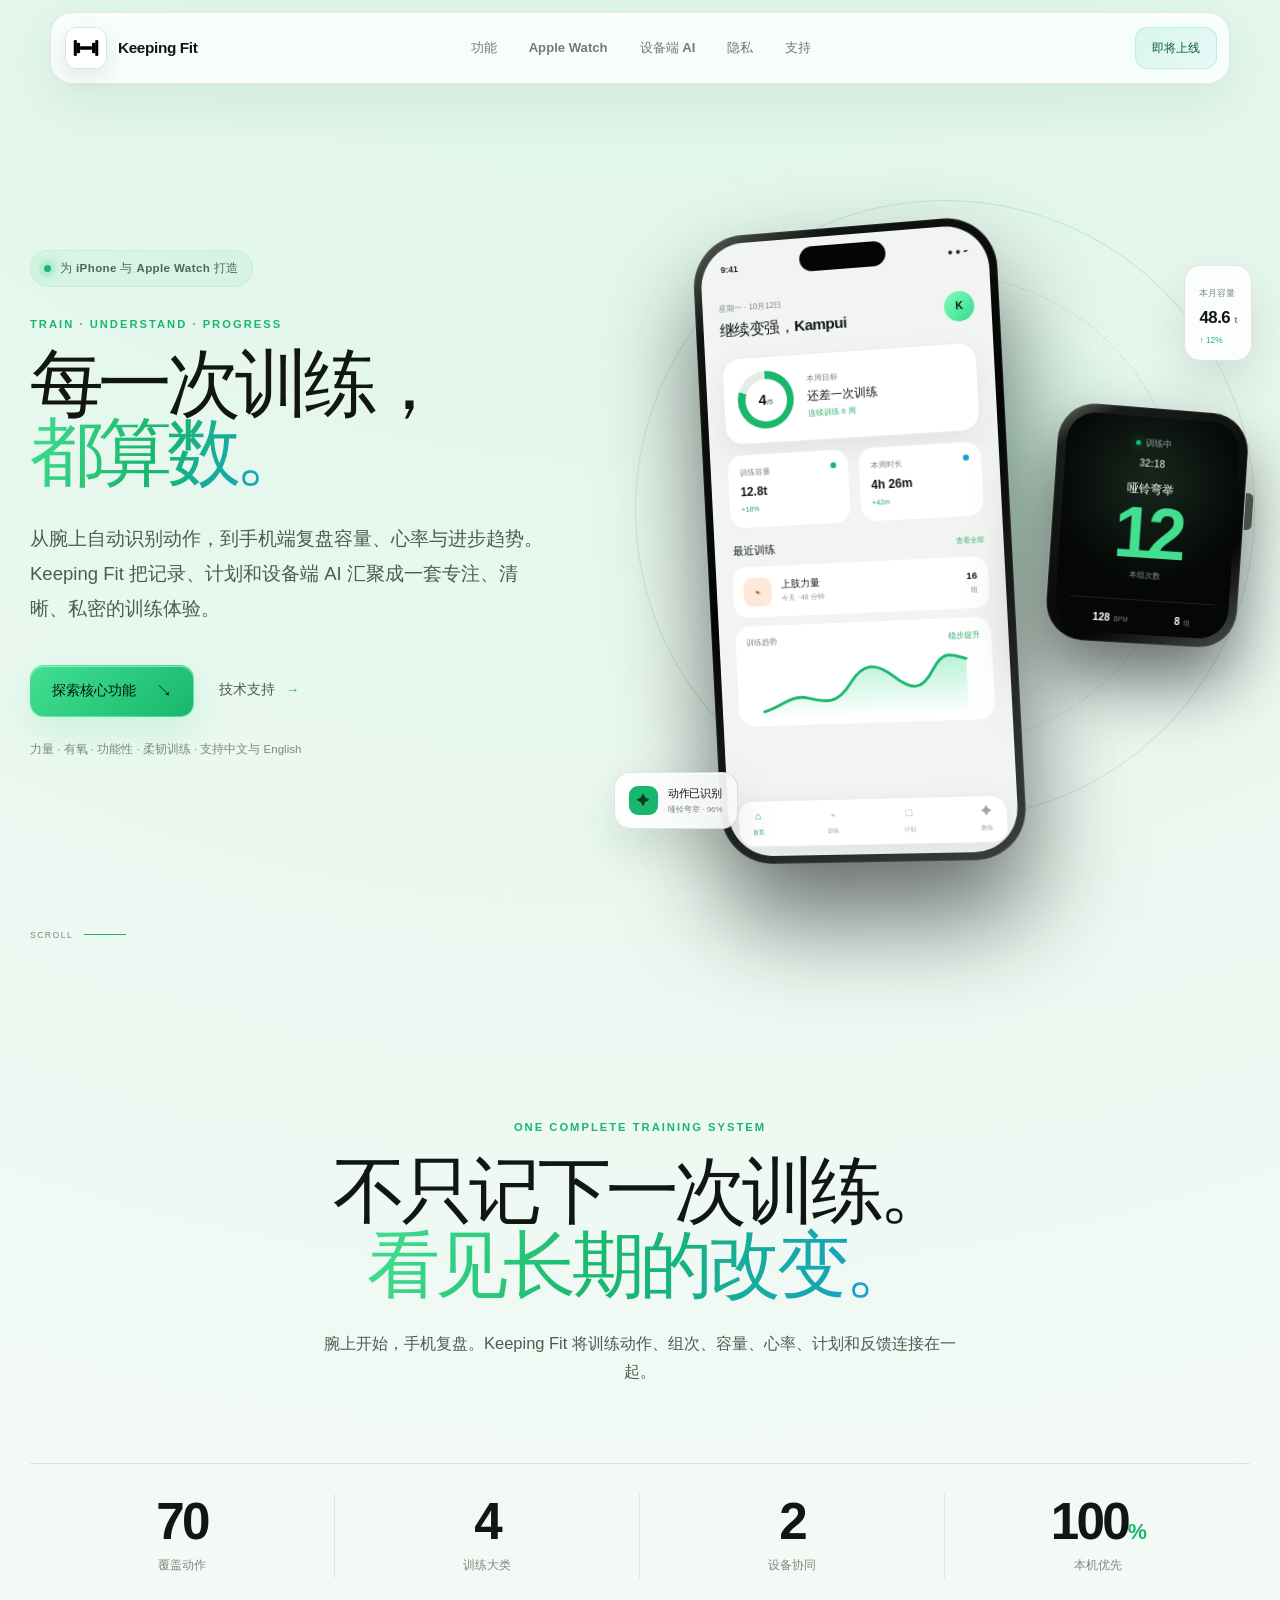
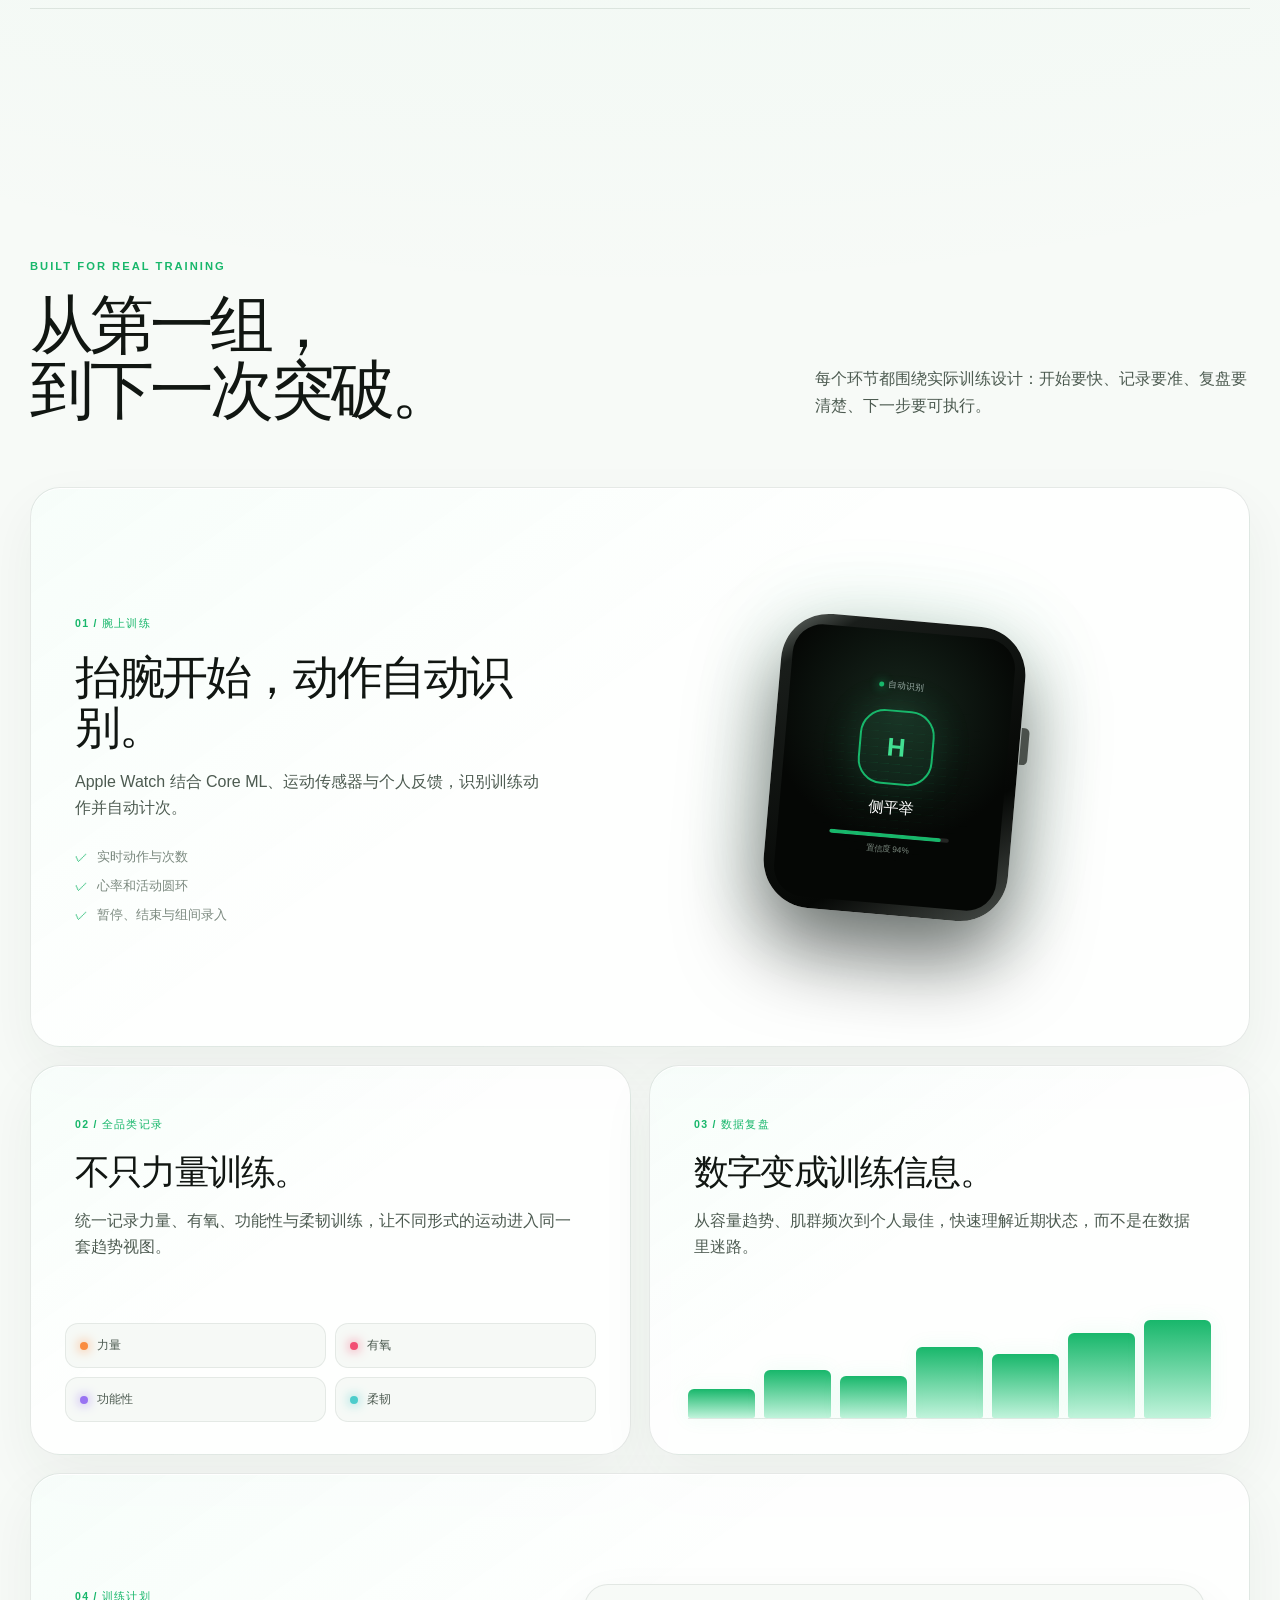
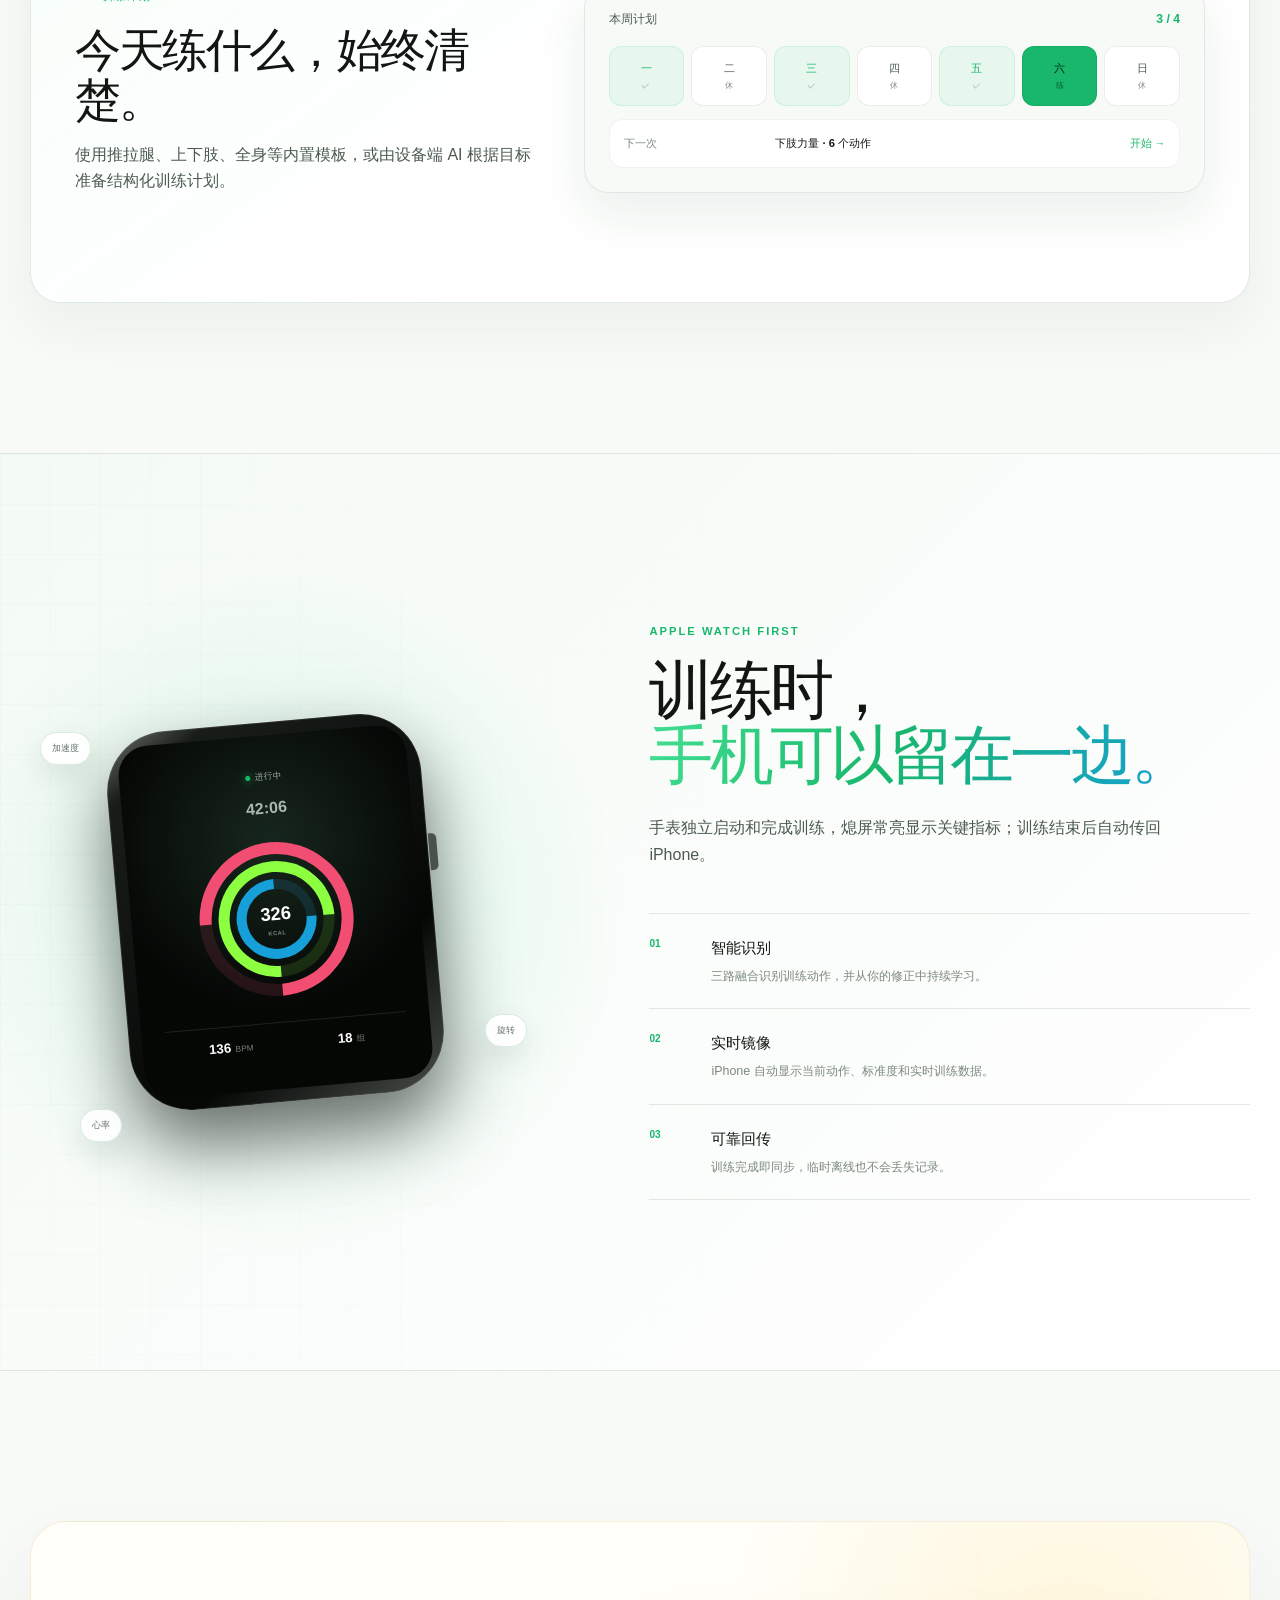
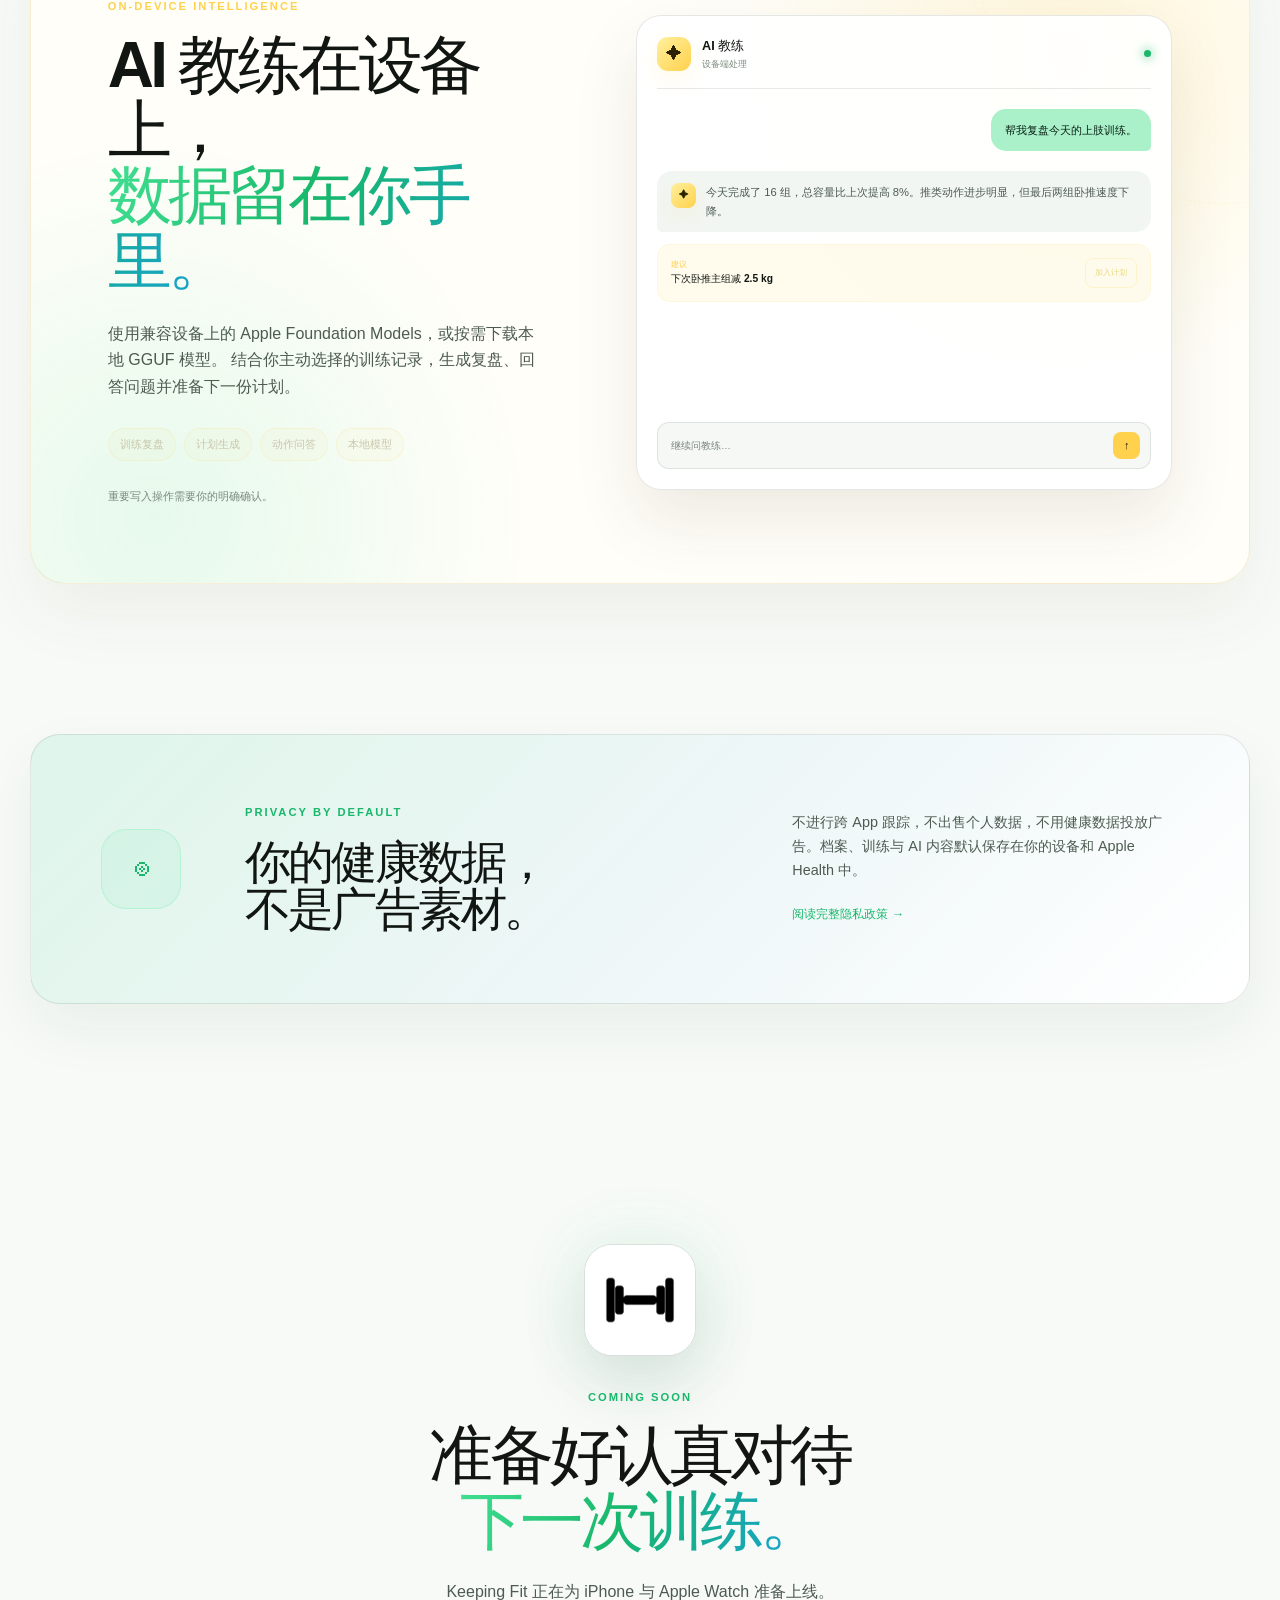
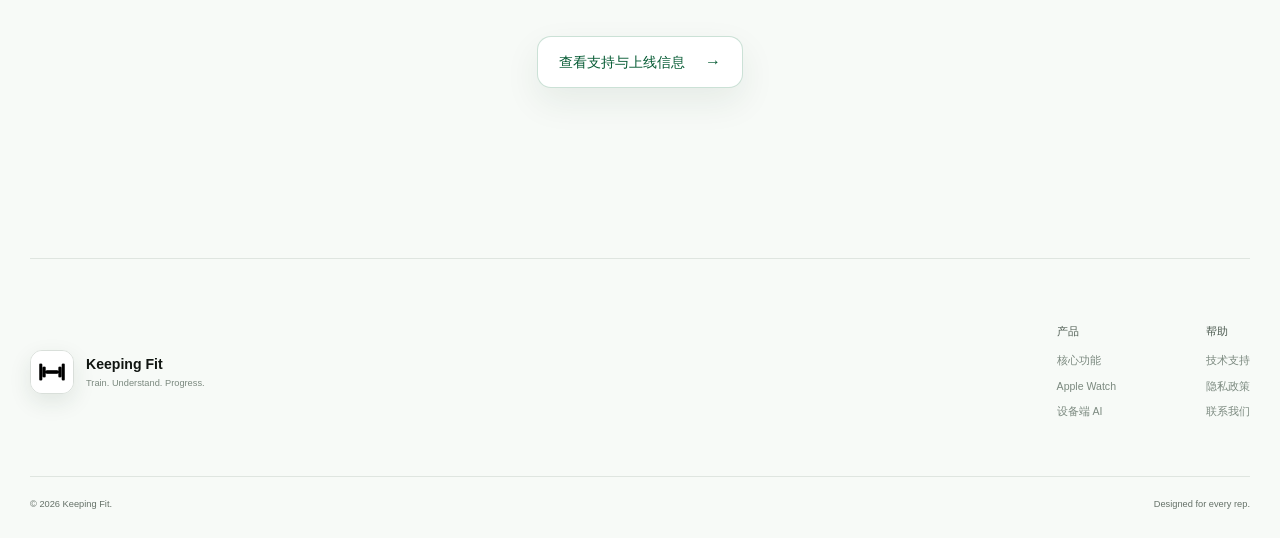
<file: index.html>
<!doctype html>
<html lang="zh-CN">
<head>
  <meta charset="utf-8">
  <meta name="viewport" content="width=device-width, initial-scale=1">
  <meta name="description" content="Keeping Fit 是面向 iPhone 与 Apple Watch 的综合健身记录、动作识别、训练计划与设备端 AI 教练。">
  <meta name="theme-color" content="#f7faf7">
  <meta property="og:title" content="Keeping Fit · 每一次训练，都算数">
  <meta property="og:description" content="Apple Watch 自动识别动作，iPhone 深度复盘，训练计划与设备端 AI。">
  <meta property="og:image" content="assets/app-icon.png">
  <meta property="og:type" content="website">
  <title>Keeping Fit · Apple Watch 健身记录与设备端 AI</title>
  <link rel="icon" href="assets/app-icon.png">
  <link rel="apple-touch-icon" href="assets/app-icon.png">
  <link rel="stylesheet" href="styles.css?v=20261012-1">
  <script src="script.js?v=20261012-1" defer></script>
</head>
<body class="landing-page">
  <canvas class="energy-canvas" aria-hidden="true"></canvas>
  <div class="ambient ambient-one" aria-hidden="true"></div>
  <div class="ambient ambient-two" aria-hidden="true"></div>

  <header class="site-header">
    <a class="brand" href="#top" aria-label="Keeping Fit 首页">
      <img src="assets/app-icon.png" alt="" width="42" height="42">
      <span>Keeping Fit</span>
    </a>
    <nav class="desktop-nav" aria-label="主导航">
      <a href="#features">功能</a>
      <a href="#watch">Apple Watch</a>
      <a href="#ai">设备端 AI</a>
      <a href="#privacy">隐私</a>
      <a href="support.html">支持</a>
    </nav>
    <a class="nav-action" href="#download">即将上线</a>
    <button class="menu-toggle" type="button" aria-expanded="false" aria-controls="mobile-navigation" aria-label="打开导航菜单">
      <span></span><span></span><span></span>
    </button>
    <div class="mobile-nav" id="mobile-navigation" hidden>
      <nav aria-label="移动端主导航">
        <a href="#features">功能</a>
        <a href="#watch">Apple Watch</a>
        <a href="#ai">设备端 AI</a>
        <a href="support.html">技术支持</a>
        <a href="privacy.html">隐私政策</a>
      </nav>
      <a class="mobile-nav-action" href="#download">查看上线信息</a>
    </div>
  </header>

  <main id="top">
    <section class="hero">
      <div class="hero-copy">
        <div class="availability reveal">
          <span aria-hidden="true"></span>
          为 iPhone 与 Apple Watch 打造
        </div>
        <p class="kicker reveal">TRAIN · UNDERSTAND · PROGRESS</p>
        <h1 class="reveal"><span class="headline-line">每一次训练，</span><br><em>都算数。</em></h1>
        <p class="hero-lead reveal">
          从腕上自动识别动作，到手机端复盘容量、心率与进步趋势。
          Keeping Fit 把记录、计划和设备端 AI 汇聚成一套专注、清晰、私密的训练体验。
        </p>
        <div class="hero-actions reveal">
          <a class="primary-button" href="#features">
            探索核心功能
            <span aria-hidden="true">↘</span>
          </a>
          <a class="text-link" href="support.html">技术支持 <span aria-hidden="true">→</span></a>
        </div>
        <p class="compatibility reveal">力量 · 有氧 · 功能性 · 柔韧训练 · 支持中文与 English</p>
      </div>

      <div class="hero-product reveal" aria-label="Keeping Fit 产品界面示意">
        <div class="orbit orbit-one" aria-hidden="true"></div>
        <div class="orbit orbit-two" aria-hidden="true"></div>

        <div class="phone-device hero-phone" aria-hidden="true">
          <div class="phone-frame">
            <div class="dynamic-island"></div>
            <div class="phone-screen dashboard-screen">
              <div class="screen-status"><span>9:41</span><span>● ● ▰</span></div>
              <div class="screen-heading">
                <div><small>星期一 · 10月12日</small><strong>继续变强，Kampui</strong></div>
                <div class="avatar">K</div>
              </div>
              <div class="week-card">
                <div class="progress-ring"><span>4<small>/5</small></span></div>
                <div><small>本周目标</small><strong>还差一次训练</strong><p>连续训练 6 周</p></div>
              </div>
              <div class="mini-grid">
                <div><span class="green-dot"></span><small>训练容量</small><strong>12.8t</strong><i>+18%</i></div>
                <div><span class="blue-dot"></span><small>本周时长</small><strong>4h 26m</strong><i>+42m</i></div>
              </div>
              <div class="screen-section-title"><strong>最近训练</strong><span>查看全部</span></div>
              <div class="workout-row">
                <div class="workout-symbol">⌁</div>
                <div><strong>上肢力量</strong><small>今天 · 48 分钟</small></div>
                <div class="workout-value"><strong>16</strong><small>组</small></div>
              </div>
              <div class="chart-card">
                <div><small>训练趋势</small><strong>稳步提升</strong></div>
                <svg viewBox="0 0 220 70" role="presentation">
                  <defs><linearGradient id="chart-fill" x1="0" y1="0" x2="0" y2="1"><stop offset="0" stop-color="#34d98c" stop-opacity=".35"/><stop offset="1" stop-color="#34d98c" stop-opacity="0"/></linearGradient></defs>
                  <path class="chart-area" d="M0 61 C18 57 30 43 49 48 S80 56 95 34 S124 13 142 28 S171 45 184 23 S205 8 220 12 L220 70 L0 70Z"/>
                  <path class="chart-line" d="M0 61 C18 57 30 43 49 48 S80 56 95 34 S124 13 142 28 S171 45 184 23 S205 8 220 12"/>
                </svg>
              </div>
              <div class="tab-bar"><span class="active">⌂<small>首页</small></span><span>⌁<small>训练</small></span><span>□<small>计划</small></span><span>✦<small>教练</small></span></div>
            </div>
          </div>
        </div>

        <div class="watch-device hero-watch" aria-hidden="true">
          <span class="watch-crown"></span>
          <div class="watch-screen">
            <div class="watch-label"><span class="live-dot"></span> 训练中</div>
            <strong class="watch-time">32:18</strong>
            <div class="watch-exercise">哑铃弯举</div>
            <div class="rep-number">12</div>
            <small class="rep-label">本组次数</small>
            <div class="watch-metrics"><span><b>128</b> BPM</span><span><b>8</b> 组</span></div>
          </div>
        </div>

        <div class="floating-card floating-volume" aria-hidden="true">
          <span>本月容量</span><strong>48.6 <small>t</small></strong>
          <i>↑ 12%</i>
        </div>
        <div class="floating-card floating-detect" aria-hidden="true">
          <span class="detect-icon">✦</span>
          <div><strong>动作已识别</strong><small>哑铃弯举 · 96%</small></div>
        </div>
      </div>
      <a class="scroll-cue" href="#intro" aria-label="向下探索"><span>SCROLL</span><i></i></a>
    </section>

    <section id="intro" class="intro section-shell">
      <p class="section-label reveal">ONE COMPLETE TRAINING SYSTEM</p>
      <h2 class="display-heading reveal">不只记下一次训练。<br><em>看见长期的改变。</em></h2>
      <p class="section-intro reveal">
        腕上开始，手机复盘。Keeping Fit 将训练动作、组次、容量、心率、计划和反馈连接在一起。
      </p>
      <div class="metric-row reveal">
        <div><strong data-counter="70">70</strong><span>覆盖动作</span></div>
        <div><strong data-counter="4">4</strong><span>训练大类</span></div>
        <div><strong data-counter="2">2</strong><span>设备协同</span></div>
        <div><strong>100<small>%</small></strong><span>本机优先</span></div>
      </div>
    </section>

    <section id="features" class="features section-shell">
      <div class="section-heading reveal">
        <div>
          <p class="section-label">BUILT FOR REAL TRAINING</p>
          <h2>从第一组，<br>到下一次突破。</h2>
        </div>
        <p>每个环节都围绕实际训练设计：开始要快、记录要准、复盘要清楚、下一步要可执行。</p>
      </div>

      <div class="feature-grid">
        <article class="feature-card feature-card-large reveal">
          <div class="feature-copy">
            <span class="feature-index">01 / 腕上训练</span>
            <h3>抬腕开始，动作自动识别。</h3>
            <p>Apple Watch 结合 Core ML、运动传感器与个人反馈，识别训练动作并自动计次。</p>
            <ul><li>实时动作与次数</li><li>心率和活动圆环</li><li>暂停、结束与组间录入</li></ul>
          </div>
          <div class="card-watch" aria-hidden="true">
            <span class="watch-crown"></span>
            <div class="watch-screen">
              <div class="watch-label"><span class="live-dot"></span> 自动识别</div>
              <div class="scan-lines"></div>
              <div class="exercise-glyph">H</div>
              <strong>侧平举</strong>
              <div class="confidence"><i style="width: 94%"></i></div>
              <small>置信度 94%</small>
            </div>
          </div>
        </article>

        <article class="feature-card reveal">
          <span class="feature-index">02 / 全品类记录</span>
          <h3>不只力量训练。</h3>
          <p>统一记录力量、有氧、功能性与柔韧训练，让不同形式的运动进入同一套趋势视图。</p>
          <div class="category-list" aria-hidden="true">
            <span><i class="strength"></i>力量</span>
            <span><i class="cardio"></i>有氧</span>
            <span><i class="functional"></i>功能性</span>
            <span><i class="flexibility"></i>柔韧</span>
          </div>
        </article>

        <article class="feature-card reveal">
          <span class="feature-index">03 / 数据复盘</span>
          <h3>数字变成训练信息。</h3>
          <p>从容量趋势、肌群频次到个人最佳，快速理解近期状态，而不是在数据里迷路。</p>
          <div class="bars" aria-hidden="true">
            <i style="height: 28%"></i><i style="height: 46%"></i><i style="height: 40%"></i>
            <i style="height: 68%"></i><i style="height: 62%"></i><i style="height: 82%"></i><i style="height: 94%"></i>
          </div>
        </article>

        <article class="feature-card feature-card-wide reveal">
          <div class="feature-copy">
            <span class="feature-index">04 / 训练计划</span>
            <h3>今天练什么，始终清楚。</h3>
            <p>使用推拉腿、上下肢、全身等内置模板，或由设备端 AI 根据目标准备结构化训练计划。</p>
          </div>
          <div class="plan-preview" aria-hidden="true">
            <div class="plan-header"><span>本周计划</span><strong>3 / 4</strong></div>
            <div class="plan-days">
              <span class="done">一<small>✓</small></span><span>二<small>休</small></span>
              <span class="done">三<small>✓</small></span><span>四<small>休</small></span>
              <span class="done">五<small>✓</small></span><span class="today">六<small>练</small></span>
              <span>日<small>休</small></span>
            </div>
            <div class="next-session"><span>下一次</span><strong>下肢力量 · 6 个动作</strong><i>开始 →</i></div>
          </div>
        </article>
      </div>
    </section>

    <section id="watch" class="watch-section">
      <div class="section-shell watch-layout">
        <div class="watch-showcase reveal" aria-hidden="true">
          <div class="watch-glow"></div>
          <div class="watch-device watch-device-large">
            <span class="watch-crown"></span>
            <div class="watch-screen">
              <div class="watch-label"><span class="live-dot"></span> 进行中</div>
              <strong class="watch-time">42:06</strong>
              <div class="activity-rings">
                <i class="ring-one"></i><i class="ring-two"></i><i class="ring-three"></i>
                <span>326<small>KCAL</small></span>
              </div>
              <div class="watch-metrics"><span><b>136</b> BPM</span><span><b>18</b> 组</span></div>
            </div>
          </div>
          <span class="sensor-chip chip-one">加速度</span>
          <span class="sensor-chip chip-two">旋转</span>
          <span class="sensor-chip chip-three">心率</span>
        </div>
        <div class="watch-copy">
          <p class="section-label reveal">APPLE WATCH FIRST</p>
          <h2 class="reveal">训练时，<br><em>手机可以留在一边。</em></h2>
          <p class="reveal">手表独立启动和完成训练，熄屏常亮显示关键指标；训练结束后自动传回 iPhone。</p>
          <div class="check-list">
            <div class="reveal"><span>01</span><div><strong>智能识别</strong><p>三路融合识别训练动作，并从你的修正中持续学习。</p></div></div>
            <div class="reveal"><span>02</span><div><strong>实时镜像</strong><p>iPhone 自动显示当前动作、标准度和实时训练数据。</p></div></div>
            <div class="reveal"><span>03</span><div><strong>可靠回传</strong><p>训练完成即同步，临时离线也不会丢失记录。</p></div></div>
          </div>
        </div>
      </div>
    </section>

    <section id="ai" class="ai-section section-shell">
      <div class="ai-panel">
        <div class="ai-copy">
          <p class="section-label reveal">ON-DEVICE INTELLIGENCE</p>
          <h2 class="reveal">AI 教练在设备上，<br><em>数据留在你手里。</em></h2>
          <p class="reveal">
            使用兼容设备上的 Apple Foundation Models，或按需下载本地 GGUF 模型。
            结合你主动选择的训练记录，生成复盘、回答问题并准备下一份计划。
          </p>
          <div class="ai-pills reveal"><span>训练复盘</span><span>计划生成</span><span>动作问答</span><span>本地模型</span></div>
          <p class="ai-note reveal">重要写入操作需要你的明确确认。</p>
        </div>
        <div class="coach-window reveal" aria-label="AI 教练对话示意">
          <div class="coach-header"><span class="spark">✦</span><div><strong>AI 教练</strong><small>设备端处理</small></div><i></i></div>
          <div class="chat user-chat">帮我复盘今天的上肢训练。</div>
          <div class="chat coach-chat">
            <span class="spark">✦</span>
            <p>今天完成了 16 组，总容量比上次提高 8%。推类动作进步明显，但最后两组卧推速度下降。</p>
          </div>
          <div class="insight-row"><span><small>建议</small><strong>下次卧推主组减 2.5 kg</strong></span><button type="button">加入计划</button></div>
          <div class="coach-input"><span>继续问教练…</span><i>↑</i></div>
        </div>
      </div>
    </section>

    <section id="privacy" class="privacy-section section-shell">
      <div class="privacy-card reveal">
        <div class="privacy-symbol" aria-hidden="true">⌾</div>
        <div>
          <p class="section-label">PRIVACY BY DEFAULT</p>
          <h2>你的健康数据，<br>不是广告素材。</h2>
        </div>
        <div class="privacy-copy">
          <p>不进行跨 App 跟踪，不出售个人数据，不用健康数据投放广告。档案、训练与 AI 内容默认保存在你的设备和 Apple Health 中。</p>
          <a href="privacy.html">阅读完整隐私政策 <span aria-hidden="true">→</span></a>
        </div>
      </div>
    </section>

    <section id="download" class="download-section section-shell">
      <div class="download-icon reveal"><img src="assets/app-icon.png" alt="" width="112" height="112"></div>
      <p class="section-label reveal">COMING SOON</p>
      <h2 class="reveal">准备好认真对待<br><em>下一次训练。</em></h2>
      <p class="reveal">Keeping Fit 正在为 iPhone 与 Apple Watch 准备上线。</p>
      <a class="primary-button disabled reveal" href="support.html" aria-label="Keeping Fit 上线信息">
        查看支持与上线信息
        <span aria-hidden="true">→</span>
      </a>
    </section>
  </main>

  <footer>
    <div class="footer-main">
      <div class="footer-brand">
        <img src="assets/app-icon.png" alt="" width="44" height="44">
        <div><strong>Keeping Fit</strong><span>Train. Understand. Progress.</span></div>
      </div>
      <div class="footer-links">
        <div><strong>产品</strong><a href="#features">核心功能</a><a href="#watch">Apple Watch</a><a href="#ai">设备端 AI</a></div>
        <div><strong>帮助</strong><a href="support.html">技术支持</a><a href="privacy.html">隐私政策</a><a href="mailto:kampui4app@163.com">联系我们</a></div>
      </div>
    </div>
    <div class="footer-bottom"><span>© <span data-current-year>2026</span> Keeping Fit.</span><span>Designed for every rep.</span></div>
  </footer>
</body>
</html>
</file>
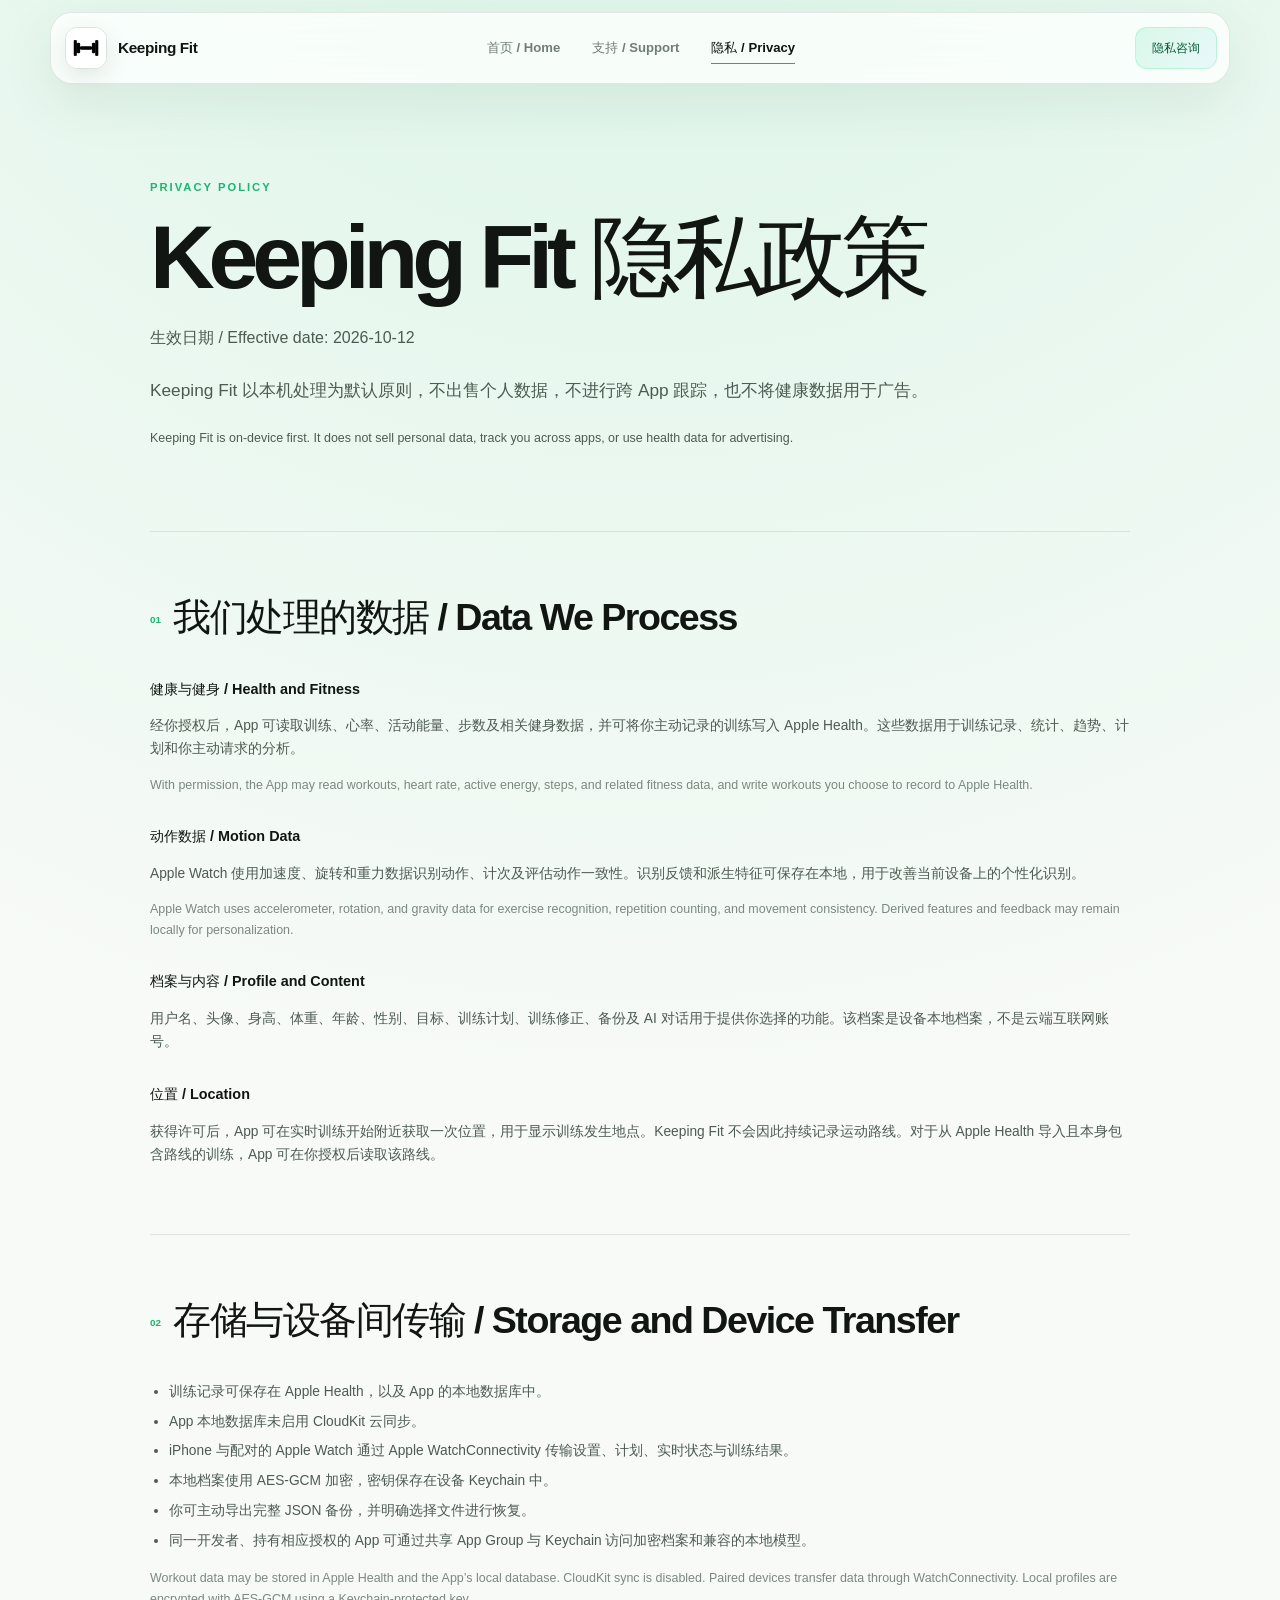
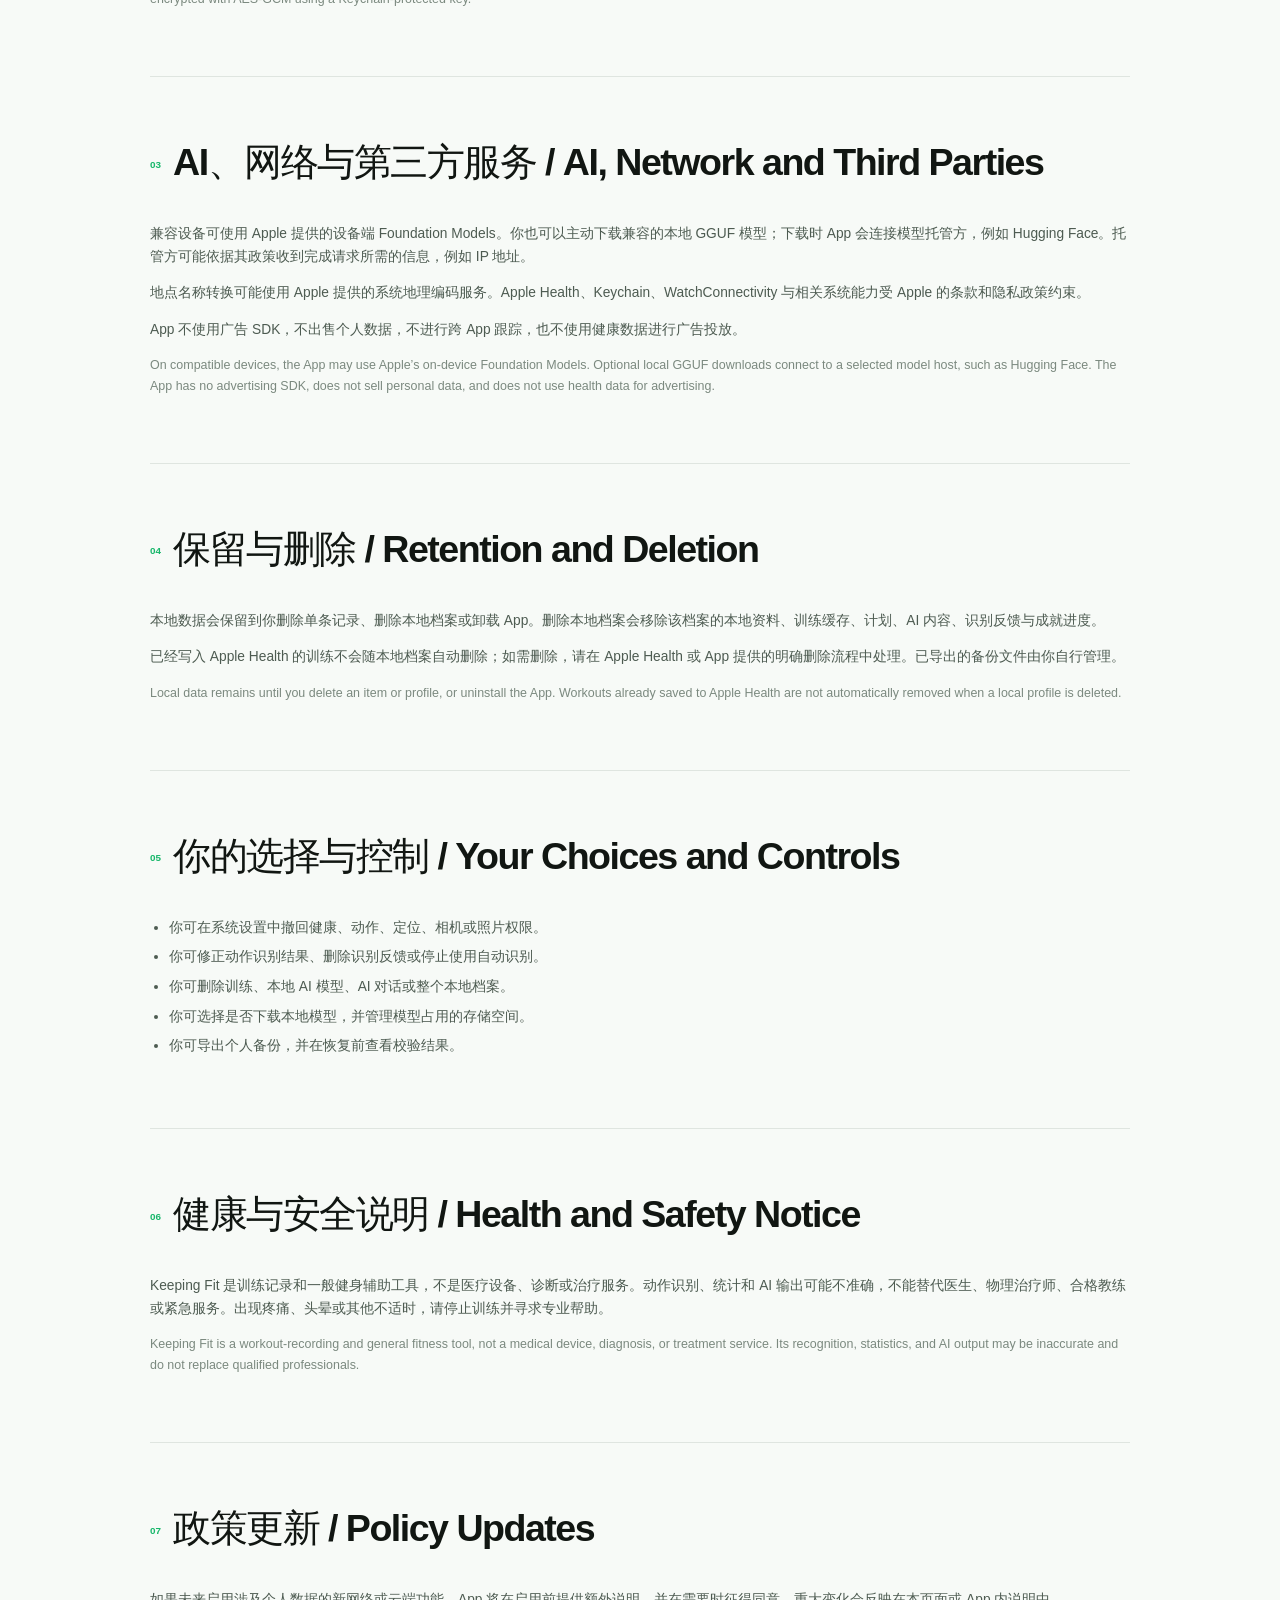
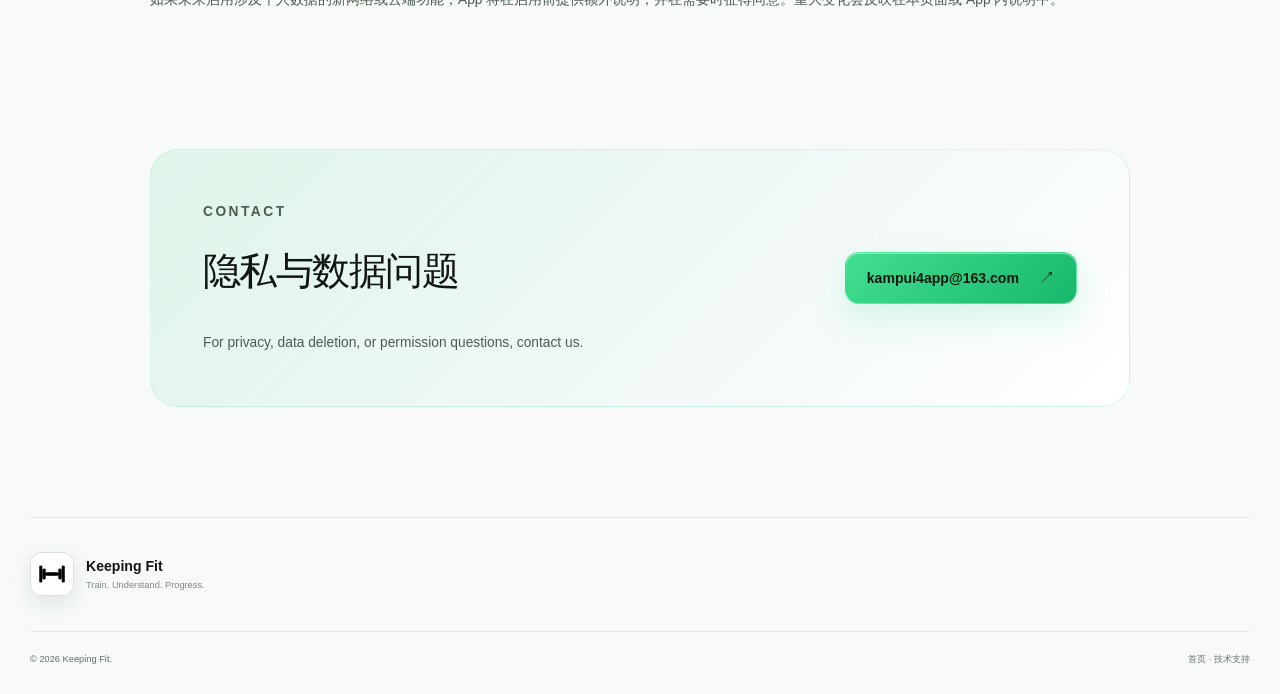
<file: privacy.html>
<!doctype html>
<html lang="zh-CN">
<head>
  <meta charset="utf-8">
  <meta name="viewport" content="width=device-width, initial-scale=1">
  <meta name="description" content="Keeping Fit App 隐私政策。">
  <meta name="theme-color" content="#f7faf7">
  <title>Keeping Fit · 隐私政策</title>
  <link rel="icon" href="assets/app-icon.png">
  <link rel="stylesheet" href="styles.css?v=20261012-1">
  <script src="script.js?v=20261012-1" defer></script>
</head>
<body>
  <header class="site-header">
    <a class="brand" href="index.html" aria-label="Keeping Fit 首页">
      <img src="assets/app-icon.png" alt="" width="42" height="42"><span>Keeping Fit</span>
    </a>
    <nav class="desktop-nav" aria-label="主导航">
      <a href="index.html">首页 / Home</a>
      <a href="support.html">支持 / Support</a>
      <a class="active" href="privacy.html">隐私 / Privacy</a>
    </nav>
    <a class="nav-action" href="mailto:kampui4app@163.com">隐私咨询</a>
    <button class="menu-toggle" type="button" aria-expanded="false" aria-controls="mobile-navigation" aria-label="打开导航菜单">
      <span></span><span></span><span></span>
    </button>
    <div class="mobile-nav" id="mobile-navigation" hidden>
      <nav><a href="index.html">首页 / Home</a><a href="support.html">支持 / Support</a><a class="active" href="privacy.html">隐私 / Privacy</a></nav>
    </div>
  </header>

  <main class="document policy">
    <div class="document-title">
      <p class="section-label">PRIVACY POLICY</p>
      <h1>Keeping Fit 隐私政策</h1>
      <p>生效日期 / Effective date: 2026-10-12</p>
      <p class="policy-lead">Keeping Fit 以本机处理为默认原则，不出售个人数据，不进行跨 App 跟踪，也不将健康数据用于广告。</p>
      <p class="english policy-lead">Keeping Fit is on-device first. It does not sell personal data, track you across apps, or use health data for advertising.</p>
    </div>

    <section>
      <h2><span>01</span>我们处理的数据 / Data We Process</h2>
      <h3>健康与健身 / Health and Fitness</h3>
      <p>经你授权后，App 可读取训练、心率、活动能量、步数及相关健身数据，并可将你主动记录的训练写入 Apple Health。这些数据用于训练记录、统计、趋势、计划和你主动请求的分析。</p>
      <p class="english">With permission, the App may read workouts, heart rate, active energy, steps, and related fitness data, and write workouts you choose to record to Apple Health.</p>

      <h3>动作数据 / Motion Data</h3>
      <p>Apple Watch 使用加速度、旋转和重力数据识别动作、计次及评估动作一致性。识别反馈和派生特征可保存在本地，用于改善当前设备上的个性化识别。</p>
      <p class="english">Apple Watch uses accelerometer, rotation, and gravity data for exercise recognition, repetition counting, and movement consistency. Derived features and feedback may remain locally for personalization.</p>

      <h3>档案与内容 / Profile and Content</h3>
      <p>用户名、头像、身高、体重、年龄、性别、目标、训练计划、训练修正、备份及 AI 对话用于提供你选择的功能。该档案是设备本地档案，不是云端互联网账号。</p>

      <h3>位置 / Location</h3>
      <p>获得许可后，App 可在实时训练开始附近获取一次位置，用于显示训练发生地点。Keeping Fit 不会因此持续记录运动路线。对于从 Apple Health 导入且本身包含路线的训练，App 可在你授权后读取该路线。</p>
    </section>

    <section>
      <h2><span>02</span>存储与设备间传输 / Storage and Device Transfer</h2>
      <ul>
        <li>训练记录可保存在 Apple Health，以及 App 的本地数据库中。</li>
        <li>App 本地数据库未启用 CloudKit 云同步。</li>
        <li>iPhone 与配对的 Apple Watch 通过 Apple WatchConnectivity 传输设置、计划、实时状态与训练结果。</li>
        <li>本地档案使用 AES-GCM 加密，密钥保存在设备 Keychain 中。</li>
        <li>你可主动导出完整 JSON 备份，并明确选择文件进行恢复。</li>
        <li>同一开发者、持有相应授权的 App 可通过共享 App Group 与 Keychain 访问加密档案和兼容的本地模型。</li>
      </ul>
      <p class="english">Workout data may be stored in Apple Health and the App’s local database. CloudKit sync is disabled. Paired devices transfer data through WatchConnectivity. Local profiles are encrypted with AES-GCM using a Keychain-protected key.</p>
    </section>

    <section>
      <h2><span>03</span>AI、网络与第三方服务 / AI, Network and Third Parties</h2>
      <p>兼容设备可使用 Apple 提供的设备端 Foundation Models。你也可以主动下载兼容的本地 GGUF 模型；下载时 App 会连接模型托管方，例如 Hugging Face。托管方可能依据其政策收到完成请求所需的信息，例如 IP 地址。</p>
      <p>地点名称转换可能使用 Apple 提供的系统地理编码服务。Apple Health、Keychain、WatchConnectivity 与相关系统能力受 Apple 的条款和隐私政策约束。</p>
      <p>App 不使用广告 SDK，不出售个人数据，不进行跨 App 跟踪，也不使用健康数据进行广告投放。</p>
      <p class="english">On compatible devices, the App may use Apple’s on-device Foundation Models. Optional local GGUF downloads connect to a selected model host, such as Hugging Face. The App has no advertising SDK, does not sell personal data, and does not use health data for advertising.</p>
    </section>

    <section>
      <h2><span>04</span>保留与删除 / Retention and Deletion</h2>
      <p>本地数据会保留到你删除单条记录、删除本地档案或卸载 App。删除本地档案会移除该档案的本地资料、训练缓存、计划、AI 内容、识别反馈与成就进度。</p>
      <p>已经写入 Apple Health 的训练不会随本地档案自动删除；如需删除，请在 Apple Health 或 App 提供的明确删除流程中处理。已导出的备份文件由你自行管理。</p>
      <p class="english">Local data remains until you delete an item or profile, or uninstall the App. Workouts already saved to Apple Health are not automatically removed when a local profile is deleted.</p>
    </section>

    <section>
      <h2><span>05</span>你的选择与控制 / Your Choices and Controls</h2>
      <ul>
        <li>你可在系统设置中撤回健康、动作、定位、相机或照片权限。</li>
        <li>你可修正动作识别结果、删除识别反馈或停止使用自动识别。</li>
        <li>你可删除训练、本地 AI 模型、AI 对话或整个本地档案。</li>
        <li>你可选择是否下载本地模型，并管理模型占用的存储空间。</li>
        <li>你可导出个人备份，并在恢复前查看校验结果。</li>
      </ul>
    </section>

    <section>
      <h2><span>06</span>健康与安全说明 / Health and Safety Notice</h2>
      <p>Keeping Fit 是训练记录和一般健身辅助工具，不是医疗设备、诊断或治疗服务。动作识别、统计和 AI 输出可能不准确，不能替代医生、物理治疗师、合格教练或紧急服务。出现疼痛、头晕或其他不适时，请停止训练并寻求专业帮助。</p>
      <p class="english">Keeping Fit is a workout-recording and general fitness tool, not a medical device, diagnosis, or treatment service. Its recognition, statistics, and AI output may be inaccurate and do not replace qualified professionals.</p>
    </section>

    <section>
      <h2><span>07</span>政策更新 / Policy Updates</h2>
      <p>如果未来启用涉及个人数据的新网络或云端功能，App 将在启用前提供额外说明，并在需要时征得同意。重大变化会反映在本页面或 App 内说明中。</p>
    </section>

    <section class="contact-card policy-contact">
      <div><p class="section-label">CONTACT</p><h2>隐私与数据问题</h2><p>For privacy, data deletion, or permission questions, contact us.</p></div>
      <a class="primary-button" href="mailto:kampui4app@163.com">kampui4app@163.com <span>↗</span></a>
    </section>
  </main>

  <footer class="document-footer">
    <div class="footer-brand"><img src="assets/app-icon.png" alt="" width="44" height="44"><div><strong>Keeping Fit</strong><span>Train. Understand. Progress.</span></div></div>
    <div class="footer-bottom"><span>© <span data-current-year>2026</span> Keeping Fit.</span><span><a href="index.html">首页</a> · <a href="support.html">技术支持</a></span></div>
  </footer>
</body>
</html>
</file>
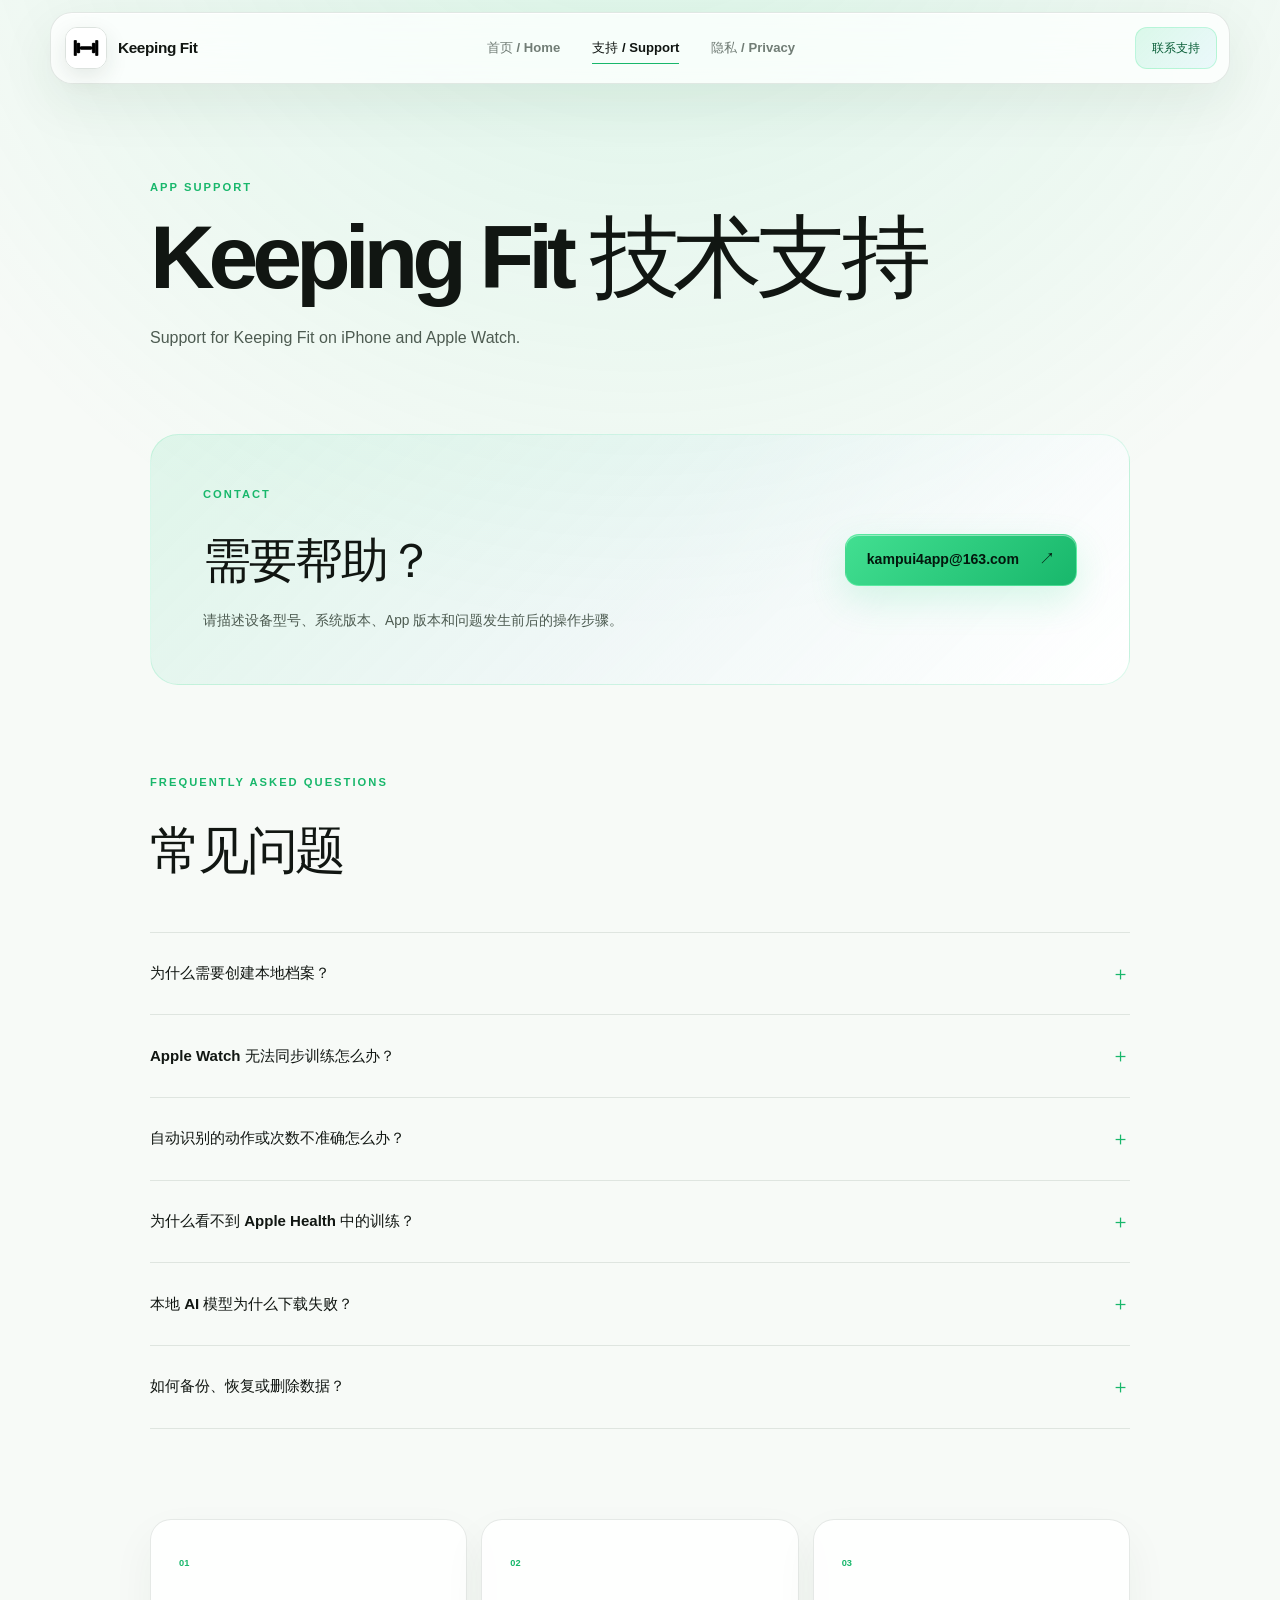
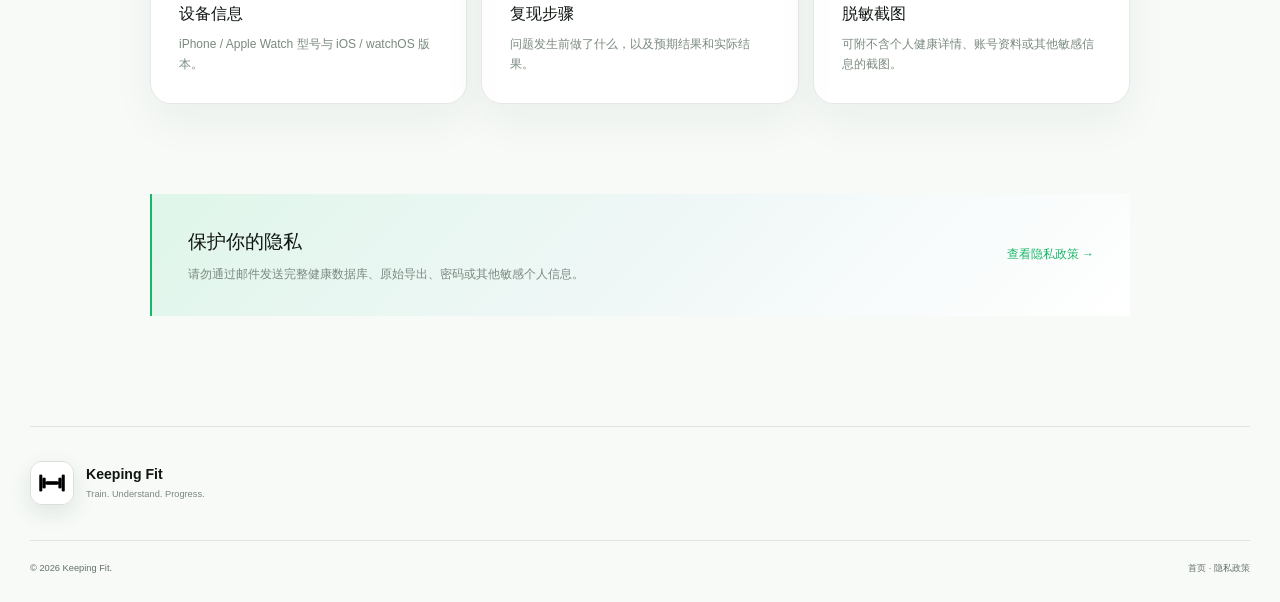
<file: support.html>
<!doctype html>
<html lang="zh-CN">
<head>
  <meta charset="utf-8">
  <meta name="viewport" content="width=device-width, initial-scale=1">
  <meta name="description" content="Keeping Fit App 技术支持、常见问题与联系方式。">
  <meta name="theme-color" content="#f7faf7">
  <title>Keeping Fit · 技术支持</title>
  <link rel="icon" href="assets/app-icon.png">
  <link rel="stylesheet" href="styles.css?v=20261012-1">
  <script src="script.js?v=20261012-1" defer></script>
</head>
<body>
  <header class="site-header">
    <a class="brand" href="index.html" aria-label="Keeping Fit 首页">
      <img src="assets/app-icon.png" alt="" width="42" height="42"><span>Keeping Fit</span>
    </a>
    <nav class="desktop-nav" aria-label="主导航">
      <a href="index.html">首页 / Home</a>
      <a class="active" href="support.html">支持 / Support</a>
      <a href="privacy.html">隐私 / Privacy</a>
    </nav>
    <a class="nav-action" href="mailto:kampui4app@163.com">联系支持</a>
    <button class="menu-toggle" type="button" aria-expanded="false" aria-controls="mobile-navigation" aria-label="打开导航菜单">
      <span></span><span></span><span></span>
    </button>
    <div class="mobile-nav" id="mobile-navigation" hidden>
      <nav><a href="index.html">首页 / Home</a><a class="active" href="support.html">支持 / Support</a><a href="privacy.html">隐私 / Privacy</a></nav>
    </div>
  </header>

  <main class="document">
    <div class="document-title">
      <p class="section-label">APP SUPPORT</p>
      <h1>Keeping Fit 技术支持</h1>
      <p>Support for Keeping Fit on iPhone and Apple Watch.</p>
    </div>

    <section class="contact-card">
      <div><p class="section-label">CONTACT</p><h2>需要帮助？</h2><p>请描述设备型号、系统版本、App 版本和问题发生前后的操作步骤。</p></div>
      <a class="primary-button" href="mailto:kampui4app@163.com">kampui4app@163.com <span>↗</span></a>
    </section>

    <section class="document-section">
      <p class="section-label">FREQUENTLY ASKED QUESTIONS</p>
      <h2>常见问题</h2>
      <div class="faq-stack">
        <details>
          <summary>为什么需要创建本地档案？<span>＋</span></summary>
          <p>本地档案用于区分训练记录、目标、计划、AI 内容和个人设置。它不是互联网账号，不需要邮箱或密码，资料默认保存在设备上。</p>
        </details>
        <details>
          <summary>Apple Watch 无法同步训练怎么办？<span>＋</span></summary>
          <p>请确认 iPhone 与 Apple Watch 已配对，蓝牙与 Wi-Fi 可用，并尝试同时打开两个 App。训练完成后可等待系统完成后台传输。</p>
        </details>
        <details>
          <summary>自动识别的动作或次数不准确怎么办？<span>＋</span></summary>
          <p>佩戴位置、动作幅度和节奏都会影响识别。请确保手表贴合手腕，并在训练中修正动作名称；这些反馈会用于改善当前设备上的个性化识别。</p>
        </details>
        <details>
          <summary>为什么看不到 Apple Health 中的训练？<span>＋</span></summary>
          <p>请在系统“健康”设置中允许 Keeping Fit 读取训练、心率和活动数据，然后重新打开 App。权限被拒绝时，相应统计无法显示。</p>
        </details>
        <details>
          <summary>本地 AI 模型为什么下载失败？<span>＋</span></summary>
          <p>模型文件可能较大。请使用稳定网络、确认设备剩余空间充足，并在模型中心重试。模型托管服务在部分网络环境中可能暂时不可用。</p>
        </details>
        <details>
          <summary>如何备份、恢复或删除数据？<span>＋</span></summary>
          <p>在“我的”页面中可导出完整 JSON 备份、从备份文件恢复，或删除本地档案。写入 Apple Health 的训练需在 Apple Health 或 App 提供的删除流程中单独处理。</p>
        </details>
      </div>
    </section>

    <section class="document-grid">
      <article><span>01</span><h3>设备信息</h3><p>iPhone / Apple Watch 型号与 iOS / watchOS 版本。</p></article>
      <article><span>02</span><h3>复现步骤</h3><p>问题发生前做了什么，以及预期结果和实际结果。</p></article>
      <article><span>03</span><h3>脱敏截图</h3><p>可附不含个人健康详情、账号资料或其他敏感信息的截图。</p></article>
    </section>

    <section class="document-note">
      <div><h2>保护你的隐私</h2><p>请勿通过邮件发送完整健康数据库、原始导出、密码或其他敏感个人信息。</p></div>
      <a href="privacy.html">查看隐私政策 →</a>
    </section>
  </main>

  <footer class="document-footer">
    <div class="footer-brand"><img src="assets/app-icon.png" alt="" width="44" height="44"><div><strong>Keeping Fit</strong><span>Train. Understand. Progress.</span></div></div>
    <div class="footer-bottom"><span>© <span data-current-year>2026</span> Keeping Fit.</span><span><a href="index.html">首页</a> · <a href="privacy.html">隐私政策</a></span></div>
  </footer>
</body>
</html>
</file>
<file: styles.css>
:root {
  color-scheme: light;
  --bg: #f7faf7;
  --bg-soft: #eef4ef;
  --surface: rgba(255, 255, 255, 0.82);
  --surface-solid: #ffffff;
  --surface-raised: #f2f7f3;
  --line: rgba(18, 38, 25, 0.1);
  --line-strong: rgba(18, 38, 25, 0.2);
  --text: #111612;
  --text-soft: #4d5b51;
  --muted: #7b897f;
  --green: #18b76b;
  --green-bright: #42df91;
  --green-deep: #087442;
  --cyan: #169fd8;
  --orange: #fa8c40;
  --red: #f24d73;
  --purple: #9973f2;
  --yellow: #ffd14d;
  --max-width: 1220px;
  --header-height: 72px;
  --ease-out: cubic-bezier(0.16, 1, 0.3, 1);
  font-family: -apple-system, BlinkMacSystemFont, "SF Pro Display", "SF Pro Text",
    "PingFang SC", "Helvetica Neue", "Segoe UI", sans-serif;
  font-synthesis: none;
}

* {
  box-sizing: border-box;
}

html {
  min-width: 320px;
  overflow-x: clip;
  scroll-behavior: smooth;
  scroll-padding-top: 100px;
  background: var(--bg);
}

body {
  min-width: 320px;
  margin: 0;
  overflow-x: clip;
  color: var(--text);
  background:
    radial-gradient(circle at 50% -10%, rgba(52, 217, 140, 0.16), transparent 34%),
    var(--bg);
  font-size: 16px;
  line-height: 1.65;
  -webkit-font-smoothing: antialiased;
}

::selection {
  color: #01180c;
  background: var(--green-bright);
}

img,
svg {
  display: block;
  max-width: 100%;
}

button,
input {
  font: inherit;
}

a {
  color: inherit;
}

.energy-canvas {
  position: fixed;
  inset: 0;
  z-index: -3;
  width: 100%;
  height: 100%;
  pointer-events: none;
  opacity: 0.26;
}

.ambient {
  position: fixed;
  z-index: -2;
  width: 38vw;
  height: 38vw;
  border-radius: 50%;
  pointer-events: none;
  filter: blur(120px);
  opacity: 0.13;
}

.ambient-one {
  top: 18vh;
  right: -20vw;
  background: var(--green);
}

.ambient-two {
  bottom: -20vw;
  left: -22vw;
  background: var(--cyan);
}

.section-shell {
  width: min(calc(100% - 48px), var(--max-width));
  margin-inline: auto;
}

.site-header {
  position: fixed;
  top: 12px;
  left: 50%;
  z-index: 100;
  width: min(calc(100% - 32px), 1180px);
  min-height: var(--header-height);
  padding: 10px 12px 10px 14px;
  display: grid;
  grid-template-columns: 1fr auto 1fr;
  align-items: center;
  gap: 24px;
  border: 1px solid rgba(255, 255, 255, 0.1);
  border-radius: 22px;
  background: rgba(8, 12, 9, 0.66);
  box-shadow: 0 20px 60px rgba(0, 0, 0, 0.25), inset 0 1px rgba(255, 255, 255, 0.05);
  backdrop-filter: blur(24px) saturate(140%);
  -webkit-backdrop-filter: blur(24px) saturate(140%);
  transform: translateX(-50%);
  transition: background 0.3s ease, border-color 0.3s ease, box-shadow 0.3s ease;
}

.site-header.is-scrolled {
  border-color: rgba(255, 255, 255, 0.14);
  background: rgba(7, 10, 8, 0.9);
  box-shadow: 0 18px 48px rgba(0, 0, 0, 0.44), inset 0 1px rgba(255, 255, 255, 0.06);
}

.brand {
  width: fit-content;
  display: inline-flex;
  align-items: center;
  gap: 11px;
  color: var(--text);
  font-size: 0.96rem;
  font-weight: 760;
  letter-spacing: -0.025em;
  text-decoration: none;
}

.brand img,
.footer-brand img {
  border: 1px solid rgba(255, 255, 255, 0.22);
  border-radius: 12px;
  box-shadow: 0 8px 24px rgba(0, 0, 0, 0.34);
}

.desktop-nav {
  display: flex;
  align-items: center;
  justify-content: center;
  gap: clamp(18px, 2.5vw, 32px);
}

.desktop-nav a {
  position: relative;
  padding: 10px 0;
  color: rgba(227, 238, 229, 0.66);
  font-size: 0.82rem;
  font-weight: 580;
  white-space: nowrap;
  text-decoration: none;
  transition: color 0.25s ease;
}

.desktop-nav a::after {
  position: absolute;
  right: 0;
  bottom: 5px;
  left: 0;
  height: 1px;
  content: "";
  background: var(--green);
  transform: scaleX(0);
  transition: transform 0.3s var(--ease-out);
}

.desktop-nav a:hover,
.desktop-nav a.active {
  color: var(--text);
}

.desktop-nav a:hover::after,
.desktop-nav a.active::after {
  transform: scaleX(1);
}

.nav-action {
  justify-self: end;
  padding: 10px 16px;
  border: 1px solid rgba(83, 237, 157, 0.3);
  border-radius: 12px;
  color: #eafff1;
  background: linear-gradient(135deg, rgba(52, 217, 140, 0.22), rgba(51, 179, 242, 0.1));
  font-size: 0.78rem;
  font-weight: 680;
  white-space: nowrap;
  text-decoration: none;
  transition: transform 0.3s var(--ease-out), border-color 0.3s ease, background 0.3s ease;
}

.nav-action:hover {
  border-color: rgba(83, 237, 157, 0.62);
  background: linear-gradient(135deg, rgba(52, 217, 140, 0.34), rgba(51, 179, 242, 0.15));
  transform: translateY(-2px);
}

.menu-toggle,
.mobile-nav {
  display: none;
}

.menu-toggle {
  position: relative;
  width: 44px;
  height: 44px;
  padding: 0;
  border: 1px solid rgba(83, 237, 157, 0.24);
  border-radius: 12px;
  color: var(--text);
  background: rgba(255, 255, 255, 0.04);
  cursor: pointer;
}

.menu-toggle span {
  position: absolute;
  left: 12px;
  width: 18px;
  height: 1.5px;
  border-radius: 999px;
  background: currentColor;
  transition: transform 0.25s ease, opacity 0.2s ease;
}

.menu-toggle span:nth-child(1) { transform: translateY(-6px); }
.menu-toggle span:nth-child(3) { transform: translateY(6px); }
.menu-toggle[aria-expanded="true"] span:nth-child(1) { transform: rotate(45deg); }
.menu-toggle[aria-expanded="true"] span:nth-child(2) { opacity: 0; }
.menu-toggle[aria-expanded="true"] span:nth-child(3) { transform: rotate(-45deg); }

.mobile-nav {
  position: absolute;
  top: calc(100% + 8px);
  right: 0;
  left: 0;
  padding: 12px;
  border: 1px solid rgba(255, 255, 255, 0.13);
  border-radius: 18px;
  background: rgba(7, 10, 8, 0.97);
  box-shadow: 0 24px 56px rgba(0, 0, 0, 0.52);
  backdrop-filter: blur(28px);
}

.mobile-nav nav {
  display: grid;
  gap: 4px;
}

.mobile-nav a {
  min-height: 46px;
  padding: 11px 13px;
  display: flex;
  align-items: center;
  border-radius: 12px;
  color: var(--text-soft);
  font-size: 0.9rem;
  font-weight: 620;
  text-decoration: none;
}

.mobile-nav a:hover,
.mobile-nav a.active {
  color: var(--text);
  background: rgba(52, 217, 140, 0.09);
}

.mobile-nav-action {
  justify-content: center;
  margin-top: 8px;
  color: #052114 !important;
  background: var(--green) !important;
}

.hero {
  position: relative;
  width: min(calc(100% - 48px), var(--max-width));
  min-height: 100svh;
  margin-inline: auto;
  padding: 150px 0 100px;
  display: grid;
  grid-template-columns: minmax(0, 0.9fr) minmax(520px, 1.1fr);
  align-items: center;
  gap: clamp(30px, 5vw, 80px);
}

.hero-copy {
  position: relative;
  z-index: 3;
}

.availability {
  width: fit-content;
  margin-bottom: 30px;
  padding: 8px 13px;
  display: flex;
  align-items: center;
  gap: 9px;
  border: 1px solid rgba(86, 231, 156, 0.2);
  border-radius: 999px;
  color: rgba(225, 246, 232, 0.74);
  background: rgba(52, 217, 140, 0.06);
  font-size: 0.72rem;
  font-weight: 650;
  letter-spacing: 0.035em;
}

.availability span {
  width: 7px;
  height: 7px;
  border-radius: 50%;
  background: var(--green);
  box-shadow: 0 0 0 5px rgba(52, 217, 140, 0.1), 0 0 14px var(--green);
  animation: pulse 2s ease-in-out infinite;
}

@keyframes pulse {
  50% { opacity: 0.55; transform: scale(0.82); }
}

.kicker,
.section-label {
  margin: 0 0 18px;
  color: var(--green);
  font-size: 0.7rem;
  font-weight: 760;
  letter-spacing: 0.18em;
  line-height: 1.4;
}

.hero h1 {
  max-width: 700px;
  margin: 0;
  font-size: clamp(3.8rem, 5.8vw, 5.35rem);
  font-weight: 740;
  letter-spacing: -0.075em;
  line-height: 0.92;
}

.headline-line {
  display: inline-block;
  white-space: nowrap;
}

.hero h1 em,
.display-heading em,
.watch-copy h2 em,
.ai-copy h2 em,
.download-section h2 em {
  color: transparent;
  background: linear-gradient(110deg, var(--green-bright), var(--green) 44%, var(--cyan));
  background-clip: text;
  -webkit-background-clip: text;
  font-style: normal;
}

.hero-lead {
  max-width: 610px;
  margin: 34px 0 0;
  color: var(--text-soft);
  font-size: clamp(1rem, 1.5vw, 1.16rem);
  line-height: 1.9;
}

.hero-actions {
  margin-top: 38px;
  display: flex;
  align-items: center;
  gap: 25px;
}

.primary-button {
  min-height: 52px;
  padding: 0 21px;
  display: inline-flex;
  align-items: center;
  justify-content: center;
  gap: 20px;
  border: 1px solid rgba(132, 255, 189, 0.42);
  border-radius: 14px;
  color: #03170d;
  background: linear-gradient(135deg, var(--green-bright), var(--green));
  box-shadow: 0 14px 36px rgba(52, 217, 140, 0.18), inset 0 1px rgba(255, 255, 255, 0.45);
  font-size: 0.88rem;
  font-weight: 760;
  text-decoration: none;
  transition: transform 0.35s var(--ease-out), box-shadow 0.35s ease;
}

.primary-button:hover {
  box-shadow: 0 20px 50px rgba(52, 217, 140, 0.28), inset 0 1px rgba(255, 255, 255, 0.5);
  transform: translateY(-3px);
}

.primary-button span {
  font-size: 1rem;
}

.text-link {
  padding: 10px 0;
  color: var(--text-soft);
  font-size: 0.86rem;
  font-weight: 650;
  text-decoration: none;
}

.text-link span {
  margin-left: 7px;
  color: var(--green);
  transition: margin-left 0.3s var(--ease-out);
}

.text-link:hover span {
  margin-left: 12px;
}

.compatibility {
  margin-top: 23px;
  color: var(--muted);
  font-size: 0.72rem;
}

.hero-product {
  position: relative;
  min-height: 720px;
  perspective: 1400px;
}

.orbit {
  position: absolute;
  top: 50%;
  left: 52%;
  border: 1px solid rgba(106, 244, 171, 0.11);
  border-radius: 50%;
  transform: translate(-50%, -50%) rotate(-16deg);
}

.orbit-one {
  width: 620px;
  height: 620px;
}

.orbit-two {
  width: 470px;
  height: 470px;
  border-style: dashed;
  transform: translate(-50%, -50%) rotate(24deg);
}

.hero-product::before {
  position: absolute;
  top: 17%;
  left: 18%;
  width: 430px;
  height: 430px;
  border-radius: 50%;
  content: "";
  background: radial-gradient(circle, rgba(52, 217, 140, 0.21), rgba(52, 217, 140, 0.04) 48%, transparent 70%);
  filter: blur(10px);
}

.phone-device {
  position: relative;
  border-radius: 52px;
  background: linear-gradient(145deg, #56605a, #111512 12%, #030503 46%, #3a413c);
  box-shadow: 0 55px 100px rgba(0, 0, 0, 0.56), 0 0 0 1px rgba(255, 255, 255, 0.2), inset 0 0 0 1px rgba(255, 255, 255, 0.08);
}

.phone-frame {
  width: 100%;
  height: 100%;
  padding: 8px;
  border-radius: inherit;
}

.phone-screen {
  position: relative;
  width: 100%;
  height: 100%;
  overflow: hidden;
  border-radius: 45px;
  background: #f2f4f2;
}

.dynamic-island {
  position: absolute;
  top: 17px;
  left: 50%;
  z-index: 4;
  width: 88px;
  height: 25px;
  border-radius: 999px;
  background: #050505;
  transform: translateX(-50%);
}

.hero-phone {
  position: absolute;
  top: 76px;
  left: 88px;
  z-index: 3;
  width: 310px;
  height: 636px;
  transform: rotateY(-8deg) rotateZ(-3deg);
  transition: transform 0.6s var(--ease-out);
}

.dashboard-screen {
  padding: 18px 17px 14px;
  color: #111713;
}

.screen-status {
  padding: 1px 4px 16px;
  display: flex;
  justify-content: space-between;
  color: #202620;
  font-size: 0.56rem;
  font-weight: 750;
}

.screen-heading {
  margin-top: 9px;
  display: flex;
  align-items: center;
  justify-content: space-between;
}

.screen-heading div:first-child {
  display: grid;
  gap: 3px;
}

.screen-heading small {
  color: #7e887f;
  font-size: 0.52rem;
}

.screen-heading strong {
  font-size: 0.97rem;
  letter-spacing: -0.035em;
}

.avatar {
  width: 30px;
  height: 30px;
  display: grid;
  place-items: center;
  border-radius: 50%;
  color: #062214;
  background: linear-gradient(135deg, #82ffbc, #34d98c);
  font-size: 0.66rem;
  font-weight: 800;
}

.week-card {
  margin-top: 15px;
  padding: 14px;
  display: flex;
  align-items: center;
  gap: 14px;
  border: 1px solid rgba(20, 41, 27, 0.08);
  border-radius: 19px;
  background: #fff;
  box-shadow: 0 12px 28px rgba(21, 39, 27, 0.07);
}

.progress-ring {
  position: relative;
  width: 58px;
  height: 58px;
  flex: 0 0 auto;
  display: grid;
  place-items: center;
  border-radius: 50%;
  background: conic-gradient(var(--green) 0 80%, #e5ebe6 80%);
}

.progress-ring::before {
  position: absolute;
  width: 43px;
  height: 43px;
  border-radius: 50%;
  content: "";
  background: white;
}

.progress-ring span {
  z-index: 1;
  font-size: 0.94rem;
  font-weight: 800;
}

.progress-ring small {
  color: #6f7c72;
  font-size: 0.48rem;
}

.week-card > div:last-child {
  display: grid;
  gap: 1px;
}

.week-card small,
.mini-grid small,
.chart-card small {
  color: #78837a;
  font-size: 0.48rem;
}

.week-card strong {
  font-size: 0.76rem;
}

.week-card p {
  margin: 1px 0 0;
  color: #2baa69;
  font-size: 0.49rem;
}

.mini-grid {
  margin-top: 10px;
  display: grid;
  grid-template-columns: 1fr 1fr;
  gap: 9px;
}

.mini-grid > div {
  position: relative;
  padding: 12px;
  display: grid;
  gap: 2px;
  border: 1px solid rgba(20, 41, 27, 0.06);
  border-radius: 16px;
  background: #fff;
}

.mini-grid strong {
  font-size: 0.76rem;
}

.mini-grid i {
  color: #22a663;
  font-size: 0.45rem;
  font-style: normal;
}

.green-dot,
.blue-dot {
  position: absolute;
  top: 12px;
  right: 12px;
  width: 6px;
  height: 6px;
  border-radius: 50%;
  background: var(--green);
}

.blue-dot {
  background: var(--cyan);
}

.screen-section-title {
  margin: 14px 2px 7px;
  display: flex;
  align-items: center;
  justify-content: space-between;
}

.screen-section-title strong {
  font-size: 0.68rem;
}

.screen-section-title span {
  color: #3aae72;
  font-size: 0.46rem;
}

.workout-row {
  padding: 11px;
  display: grid;
  grid-template-columns: auto 1fr auto;
  align-items: center;
  gap: 10px;
  border-radius: 15px;
  background: #fff;
}

.workout-symbol {
  width: 29px;
  height: 29px;
  display: grid;
  place-items: center;
  border-radius: 9px;
  color: #40210c;
  background: rgba(250, 140, 64, 0.2);
  font-size: 0.76rem;
  font-weight: 800;
}

.workout-row > div:nth-child(2),
.workout-value {
  display: grid;
}

.workout-row strong {
  font-size: 0.6rem;
}

.workout-row small {
  color: #849087;
  font-size: 0.44rem;
}

.workout-value {
  text-align: right;
}

.chart-card {
  margin-top: 9px;
  padding: 11px 11px 6px;
  border-radius: 16px;
  background: #fff;
}

.chart-card > div {
  display: flex;
  justify-content: space-between;
}

.chart-card strong {
  color: #25a966;
  font-size: 0.52rem;
}

.chart-card svg {
  width: 100%;
  height: 66px;
  margin-top: 5px;
}

.chart-area {
  fill: url(#chart-fill);
}

.chart-line {
  fill: none;
  stroke: var(--green);
  stroke-linecap: round;
  stroke-width: 3px;
}

.tab-bar {
  position: absolute;
  right: 10px;
  bottom: 9px;
  left: 10px;
  height: 47px;
  padding: 7px 14px;
  display: flex;
  justify-content: space-between;
  border: 1px solid rgba(30, 48, 35, 0.08);
  border-radius: 16px;
  background: rgba(255, 255, 255, 0.94);
  box-shadow: 0 7px 24px rgba(0, 0, 0, 0.08);
}

.tab-bar span {
  display: grid;
  place-items: center;
  color: #9aa29b;
  font-size: 0.65rem;
  line-height: 1;
}

.tab-bar small {
  margin-top: 3px;
  font-size: 0.37rem;
}

.tab-bar .active {
  color: #17a65e;
}

.watch-device,
.card-watch {
  position: relative;
  padding: 9px;
  border-radius: 38px;
  background: linear-gradient(145deg, #6a716c, #191d1a 12%, #050705 70%, #484d49);
  box-shadow: 0 36px 70px rgba(0, 0, 0, 0.56), 0 0 0 1px rgba(255, 255, 255, 0.22), inset 0 0 0 1px rgba(255, 255, 255, 0.1);
}

.watch-screen {
  position: relative;
  width: 100%;
  height: 100%;
  overflow: hidden;
  border-radius: 30px;
  color: white;
  background: radial-gradient(circle at 50% 30%, #17271d, #050705 58%);
}

.watch-crown {
  position: absolute;
  top: 33%;
  right: -9px;
  width: 8px;
  height: 37px;
  border-radius: 0 5px 5px 0;
  background: #4a504b;
}

.hero-watch {
  position: absolute;
  top: 258px;
  right: 4px;
  z-index: 5;
  width: 196px;
  height: 236px;
  transform: rotateY(7deg) rotateZ(4deg);
  transition: transform 0.6s var(--ease-out);
}

.hero-watch .watch-screen {
  padding: 19px 15px 13px;
  text-align: center;
}

.watch-label {
  display: flex;
  align-items: center;
  justify-content: center;
  gap: 5px;
  color: #9fafaa;
  font-size: 0.54rem;
  font-weight: 650;
}

.live-dot {
  width: 5px;
  height: 5px;
  display: inline-block;
  border-radius: 50%;
  background: var(--green);
  box-shadow: 0 0 10px var(--green);
}

.watch-time {
  margin-top: 6px;
  display: block;
  color: #aab6ae;
  font-size: 0.64rem;
  font-variant-numeric: tabular-nums;
}

.watch-exercise {
  margin-top: 6px;
  color: #fff;
  font-size: 0.76rem;
  font-weight: 650;
}

.rep-number {
  margin: -2px 0 -9px;
  color: var(--green-bright);
  font-size: 4.5rem;
  font-weight: 750;
  letter-spacing: -0.08em;
  line-height: 1;
}

.rep-label {
  color: #829087;
  font-size: 0.5rem;
}

.watch-metrics {
  margin-top: 13px;
  padding-top: 10px;
  display: flex;
  justify-content: space-around;
  border-top: 1px solid rgba(255, 255, 255, 0.1);
  color: #758179;
  font-size: 0.42rem;
}

.watch-metrics b {
  margin-right: 2px;
  color: #fff;
  font-size: 0.66rem;
}

.floating-card {
  position: absolute;
  z-index: 7;
  padding: 12px 14px;
  border: 1px solid rgba(255, 255, 255, 0.13);
  border-radius: 16px;
  background: rgba(15, 21, 17, 0.75);
  box-shadow: 0 20px 48px rgba(0, 0, 0, 0.36), inset 0 1px rgba(255, 255, 255, 0.06);
  backdrop-filter: blur(18px);
  -webkit-backdrop-filter: blur(18px);
}

.floating-card > span,
.floating-card small {
  color: var(--muted);
  font-size: 0.56rem;
}

.floating-card strong {
  display: block;
  font-size: 1.05rem;
  letter-spacing: -0.03em;
}

.floating-card strong small {
  font-size: 0.6rem;
}

.floating-volume {
  top: 115px;
  right: -2px;
}

.floating-volume i {
  margin-top: 2px;
  display: block;
  color: var(--green);
  font-size: 0.52rem;
  font-style: normal;
}

.floating-detect {
  bottom: 41px;
  left: 0;
  display: flex;
  align-items: center;
  gap: 10px;
}

.floating-detect .detect-icon {
  width: 29px;
  height: 29px;
  display: grid;
  place-items: center;
  border-radius: 9px;
  color: #04160d;
  background: var(--green);
  font-size: 0.8rem;
}

.floating-detect div {
  display: grid;
}

.floating-detect strong {
  font-size: 0.67rem;
}

.floating-detect small {
  font-size: 0.5rem;
}

.scroll-cue {
  position: absolute;
  bottom: 28px;
  left: 0;
  display: flex;
  align-items: center;
  gap: 11px;
  color: var(--muted);
  font-size: 0.55rem;
  letter-spacing: 0.15em;
  text-decoration: none;
}

.scroll-cue i {
  position: relative;
  width: 42px;
  height: 1px;
  overflow: hidden;
  background: rgba(255, 255, 255, 0.16);
}

.scroll-cue i::after {
  position: absolute;
  inset: 0;
  content: "";
  background: var(--green);
  animation: scroll-line 2.2s ease-in-out infinite;
}

@keyframes scroll-line {
  0% { transform: translateX(-105%); }
  55%, 100% { transform: translateX(105%); }
}

.reveal {
  opacity: 0;
  transform: translateY(24px);
  transition: opacity 0.8s ease, transform 0.8s var(--ease-out);
}

.reveal.is-visible {
  opacity: 1;
  transform: translateY(0);
}

.hero .reveal:nth-child(2) { transition-delay: 0.06s; }
.hero .reveal:nth-child(3) { transition-delay: 0.12s; }
.hero .reveal:nth-child(4) { transition-delay: 0.18s; }
.hero .reveal:nth-child(5) { transition-delay: 0.24s; }

.intro {
  padding: 150px 0 130px;
  text-align: center;
}

.display-heading {
  margin: 0;
  font-size: clamp(2.7rem, 5.7vw, 5.3rem);
  font-weight: 710;
  letter-spacing: -0.065em;
  line-height: 1.02;
}

.section-intro {
  max-width: 650px;
  margin: 28px auto 0;
  color: var(--text-soft);
  font-size: 1.03rem;
}

.metric-row {
  margin-top: 78px;
  padding: 30px 0;
  display: grid;
  grid-template-columns: repeat(4, 1fr);
  border-top: 1px solid var(--line);
  border-bottom: 1px solid var(--line);
}

.metric-row > div {
  min-height: 84px;
  display: grid;
  align-content: center;
  border-right: 1px solid var(--line);
}

.metric-row > div:last-child {
  border-right: 0;
}

.metric-row strong {
  font-size: clamp(2.1rem, 4vw, 3.4rem);
  font-weight: 680;
  letter-spacing: -0.055em;
  line-height: 1;
}

.metric-row strong small {
  color: var(--green);
  font-size: 0.42em;
}

.metric-row span {
  margin-top: 9px;
  color: var(--muted);
  font-size: 0.72rem;
}

.features {
  padding: 120px 0 150px;
}

.section-heading {
  margin-bottom: 64px;
  display: grid;
  grid-template-columns: 1fr 0.6fr;
  align-items: end;
  gap: 60px;
}

.section-heading h2,
.watch-copy h2,
.ai-copy h2,
.privacy-card h2,
.download-section h2 {
  margin: 0;
  font-size: clamp(2.6rem, 5vw, 4.7rem);
  font-weight: 710;
  letter-spacing: -0.06em;
  line-height: 1.02;
}

.section-heading > p {
  margin: 0 0 4px;
  color: var(--text-soft);
}

.feature-grid {
  display: grid;
  grid-template-columns: repeat(2, minmax(0, 1fr));
  gap: 18px;
}

.feature-card {
  position: relative;
  min-height: 390px;
  padding: clamp(26px, 4vw, 44px);
  overflow: hidden;
  border: 1px solid var(--line);
  border-radius: 30px;
  background:
    linear-gradient(145deg, rgba(255, 255, 255, 0.035), transparent 45%),
    rgba(15, 20, 16, 0.8);
  box-shadow: inset 0 1px rgba(255, 255, 255, 0.03);
  transition: transform 0.45s var(--ease-out), border-color 0.35s ease, background 0.35s ease;
}

.feature-card:hover {
  border-color: var(--line-strong);
  background:
    linear-gradient(145deg, rgba(52, 217, 140, 0.055), transparent 45%),
    rgba(17, 24, 19, 0.92);
  transform: translateY(-6px);
}

.feature-card-large,
.feature-card-wide {
  grid-column: 1 / -1;
  display: grid;
  grid-template-columns: minmax(0, 0.86fr) minmax(400px, 1.14fr);
  align-items: center;
  gap: 40px;
}

.feature-card-large {
  min-height: 560px;
}

.feature-index {
  color: var(--green);
  font-size: 0.66rem;
  font-weight: 720;
  letter-spacing: 0.12em;
}

.feature-card h3 {
  max-width: 620px;
  margin: 18px 0 16px;
  font-size: clamp(1.8rem, 3.6vw, 3.2rem);
  font-weight: 680;
  letter-spacing: -0.052em;
  line-height: 1.08;
}

.feature-card:not(.feature-card-large, .feature-card-wide) h3 {
  font-size: clamp(1.7rem, 2.7vw, 2.45rem);
}

.feature-card p {
  max-width: 560px;
  margin: 0;
  color: var(--text-soft);
}

.feature-card ul {
  margin: 24px 0 0;
  padding: 0;
  display: grid;
  gap: 8px;
  color: var(--muted);
  font-size: 0.8rem;
  list-style: none;
}

.feature-card li::before {
  margin-right: 9px;
  color: var(--green);
  content: "✓";
}

.card-watch {
  width: 245px;
  height: 295px;
  margin: auto;
  padding: 11px;
  border-radius: 48px;
  transform: rotate(5deg);
  box-shadow: 0 40px 80px rgba(0, 0, 0, 0.56), 0 0 90px rgba(52, 217, 140, 0.12);
}

.card-watch .watch-screen {
  padding: 24px 19px;
  display: grid;
  justify-items: center;
  align-content: center;
}

.scan-lines {
  position: absolute;
  inset: 20px;
  opacity: 0.12;
  background: repeating-linear-gradient(0deg, transparent 0 7px, var(--green) 8px);
  mask-image: radial-gradient(circle, black, transparent 65%);
}

.exercise-glyph {
  position: relative;
  z-index: 1;
  width: 75px;
  height: 75px;
  margin: 17px 0 10px;
  display: grid;
  place-items: center;
  border: 2px solid var(--green);
  border-radius: 25px;
  color: var(--green-bright);
  background: rgba(52, 217, 140, 0.08);
  box-shadow: 0 0 40px rgba(52, 217, 140, 0.14);
  font-size: 1.6rem;
  font-weight: 840;
}

.card-watch strong {
  position: relative;
  z-index: 1;
  font-size: 0.95rem;
}

.confidence {
  width: 120px;
  height: 4px;
  margin-top: 14px;
  overflow: hidden;
  border-radius: 999px;
  background: rgba(255, 255, 255, 0.12);
}

.confidence i {
  height: 100%;
  display: block;
  border-radius: inherit;
  background: var(--green);
}

.card-watch small {
  margin-top: 5px;
  color: var(--muted);
  font-size: 0.52rem;
}

.category-list {
  position: absolute;
  right: 34px;
  bottom: 32px;
  left: 34px;
  display: grid;
  grid-template-columns: repeat(2, 1fr);
  gap: 9px;
}

.category-list span {
  padding: 12px 14px;
  display: flex;
  align-items: center;
  gap: 9px;
  border: 1px solid rgba(255, 255, 255, 0.07);
  border-radius: 13px;
  color: var(--text-soft);
  background: rgba(255, 255, 255, 0.025);
  font-size: 0.72rem;
}

.category-list i {
  width: 8px;
  height: 8px;
  border-radius: 50%;
}

.category-list .strength { background: var(--orange); box-shadow: 0 0 12px var(--orange); }
.category-list .cardio { background: var(--red); box-shadow: 0 0 12px var(--red); }
.category-list .functional { background: var(--purple); box-shadow: 0 0 12px var(--purple); }
.category-list .flexibility { background: #4ccccb; box-shadow: 0 0 12px #4ccccb; }

.bars {
  position: absolute;
  right: 38px;
  bottom: 35px;
  left: 38px;
  height: 105px;
  display: flex;
  align-items: end;
  gap: 9px;
  border-bottom: 1px solid var(--line);
}

.bars i {
  flex: 1;
  min-height: 10px;
  border-radius: 6px 6px 2px 2px;
  background: linear-gradient(to top, rgba(52, 217, 140, 0.3), var(--green));
  box-shadow: 0 0 20px rgba(52, 217, 140, 0.08);
}

.feature-card-wide {
  min-height: 430px;
}

.plan-preview {
  padding: 24px;
  border: 1px solid rgba(255, 255, 255, 0.08);
  border-radius: 24px;
  background: rgba(5, 8, 6, 0.64);
  box-shadow: 0 25px 50px rgba(0, 0, 0, 0.24);
}

.plan-header {
  display: flex;
  align-items: center;
  justify-content: space-between;
}

.plan-header span {
  color: var(--text-soft);
  font-size: 0.78rem;
}

.plan-header strong {
  color: var(--green);
  font-size: 0.76rem;
}

.plan-days {
  margin-top: 17px;
  display: grid;
  grid-template-columns: repeat(7, 1fr);
  gap: 7px;
}

.plan-days span {
  min-height: 60px;
  display: grid;
  place-items: center;
  align-content: center;
  gap: 3px;
  border: 1px solid rgba(255, 255, 255, 0.06);
  border-radius: 12px;
  color: var(--text-soft);
  background: rgba(255, 255, 255, 0.025);
  font-size: 0.66rem;
}

.plan-days small {
  color: var(--muted);
  font-size: 0.48rem;
}

.plan-days .done {
  border-color: rgba(52, 217, 140, 0.16);
  color: var(--green);
  background: rgba(52, 217, 140, 0.08);
}

.plan-days .today {
  color: #062216;
  background: var(--green);
}

.plan-days .today small {
  color: #0a5d38;
}

.next-session {
  margin-top: 13px;
  padding: 15px;
  display: grid;
  grid-template-columns: 0.7fr 1.7fr auto;
  align-items: center;
  gap: 10px;
  border-radius: 14px;
  background: rgba(255, 255, 255, 0.045);
  font-size: 0.66rem;
}

.next-session span { color: var(--muted); }
.next-session strong { font-size: 0.7rem; }
.next-session i { color: var(--green); font-style: normal; }

.watch-section {
  position: relative;
  padding: 170px 0;
  overflow: hidden;
  border-top: 1px solid var(--line);
  border-bottom: 1px solid var(--line);
  background:
    radial-gradient(circle at 22% 50%, rgba(52, 217, 140, 0.12), transparent 30%),
    #090c0a;
}

.watch-section::before {
  position: absolute;
  inset: 0;
  content: "";
  opacity: 0.2;
  background-image:
    linear-gradient(rgba(255, 255, 255, 0.025) 1px, transparent 1px),
    linear-gradient(90deg, rgba(255, 255, 255, 0.025) 1px, transparent 1px);
  background-size: 50px 50px;
  mask-image: linear-gradient(to right, black, transparent 68%);
}

.watch-layout {
  position: relative;
  display: grid;
  grid-template-columns: 0.9fr 1.1fr;
  align-items: center;
  gap: clamp(70px, 10vw, 150px);
}

.watch-showcase {
  position: relative;
  min-height: 550px;
  display: grid;
  place-items: center;
}

.watch-glow {
  position: absolute;
  width: 390px;
  height: 390px;
  border-radius: 50%;
  background: radial-gradient(circle, rgba(52, 217, 140, 0.17), rgba(52, 217, 140, 0.03) 50%, transparent 70%);
}

.watch-device-large {
  width: 315px;
  height: 380px;
  padding: 13px;
  border-radius: 61px;
  transform: rotate(-5deg);
}

.watch-device-large .watch-screen {
  padding: 30px 24px;
  display: grid;
  justify-items: center;
  align-content: center;
}

.watch-device-large .watch-time {
  margin-top: 12px;
  font-size: 1rem;
}

.activity-rings {
  position: relative;
  width: 160px;
  height: 160px;
  margin: 17px 0 10px;
  display: grid;
  place-items: center;
}

.activity-rings i {
  position: absolute;
  border-style: solid;
  border-radius: 50%;
  transform: rotate(-45deg);
}

.ring-one {
  inset: 3px;
  border-width: 12px;
  border-color: var(--red) var(--red) var(--red) rgba(242, 77, 115, 0.13);
}

.ring-two {
  inset: 22px;
  border-width: 11px;
  border-color: #8cff40 #8cff40 rgba(140, 255, 64, 0.13) #8cff40;
}

.ring-three {
  inset: 40px;
  border-width: 10px;
  border-color: var(--cyan) rgba(51, 179, 242, 0.13) var(--cyan) var(--cyan);
}

.activity-rings span {
  display: grid;
  text-align: center;
  font-size: 1.15rem;
  font-weight: 750;
}

.activity-rings small {
  color: var(--muted);
  font-size: 0.36rem;
  letter-spacing: 0.08em;
}

.watch-device-large .watch-metrics {
  width: 100%;
  font-size: 0.52rem;
}

.watch-device-large .watch-metrics b {
  font-size: 0.83rem;
}

.sensor-chip {
  position: absolute;
  padding: 8px 11px;
  border: 1px solid rgba(83, 237, 157, 0.17);
  border-radius: 999px;
  color: #a4b2a8;
  background: rgba(12, 17, 13, 0.78);
  box-shadow: 0 12px 30px rgba(0, 0, 0, 0.26);
  font-size: 0.58rem;
}

.chip-one { top: 95px; left: 10px; }
.chip-two { right: -6px; bottom: 140px; }
.chip-three { bottom: 45px; left: 50px; }

.watch-copy > p:not(.section-label),
.ai-copy > p:not(.section-label),
.privacy-copy p {
  max-width: 580px;
  margin: 27px 0 0;
  color: var(--text-soft);
  font-size: 1rem;
}

.check-list {
  margin-top: 45px;
  display: grid;
}

.check-list > div {
  padding: 22px 0;
  display: grid;
  grid-template-columns: 44px 1fr;
  gap: 18px;
  border-top: 1px solid var(--line);
}

.check-list > div:last-child {
  border-bottom: 1px solid var(--line);
}

.check-list > div > span {
  color: var(--green);
  font-size: 0.63rem;
  font-weight: 740;
}

.check-list strong {
  display: block;
  font-size: 0.94rem;
}

.check-list p {
  margin: 5px 0 0;
  color: var(--muted);
  font-size: 0.78rem;
}

.ai-section {
  padding: 150px 0;
}

.ai-panel {
  position: relative;
  padding: clamp(35px, 6vw, 78px);
  display: grid;
  grid-template-columns: minmax(0, 0.9fr) minmax(440px, 1.1fr);
  align-items: center;
  gap: clamp(50px, 7vw, 90px);
  overflow: hidden;
  border: 1px solid rgba(255, 209, 77, 0.13);
  border-radius: 36px;
  background:
    radial-gradient(circle at 85% 20%, rgba(255, 209, 77, 0.09), transparent 29%),
    radial-gradient(circle at 10% 90%, rgba(52, 217, 140, 0.08), transparent 30%),
    #0d100d;
}

.ai-panel::after {
  position: absolute;
  top: -220px;
  right: -230px;
  width: 500px;
  height: 500px;
  border: 1px dashed rgba(255, 209, 77, 0.12);
  border-radius: 50%;
  content: "";
}

.ai-copy {
  position: relative;
  z-index: 2;
}

.ai-copy .section-label {
  color: var(--yellow);
}

.ai-pills {
  margin-top: 28px;
  display: flex;
  flex-wrap: wrap;
  gap: 8px;
}

.ai-pills span {
  padding: 7px 11px;
  border: 1px solid rgba(255, 209, 77, 0.17);
  border-radius: 999px;
  color: #c9c6ac;
  background: rgba(255, 209, 77, 0.04);
  font-size: 0.66rem;
}

.ai-note {
  color: var(--muted) !important;
  font-size: 0.68rem !important;
}

.coach-window {
  position: relative;
  z-index: 2;
  min-height: 475px;
  padding: 20px;
  border: 1px solid rgba(255, 255, 255, 0.11);
  border-radius: 25px;
  background: rgba(7, 9, 7, 0.86);
  box-shadow: 0 36px 70px rgba(0, 0, 0, 0.38);
}

.coach-header {
  padding-bottom: 16px;
  display: flex;
  align-items: center;
  gap: 11px;
  border-bottom: 1px solid var(--line);
}

.spark {
  width: 34px;
  height: 34px;
  display: inline-grid;
  place-items: center;
  flex: 0 0 auto;
  border-radius: 11px;
  color: #2b2204;
  background: linear-gradient(135deg, #fff09d, var(--yellow));
  box-shadow: 0 8px 24px rgba(255, 209, 77, 0.14);
}

.coach-header div {
  display: grid;
}

.coach-header strong {
  font-size: 0.79rem;
}

.coach-header small {
  color: var(--muted);
  font-size: 0.55rem;
}

.coach-header i {
  width: 7px;
  height: 7px;
  margin-left: auto;
  border-radius: 50%;
  background: var(--green);
  box-shadow: 0 0 11px var(--green);
}

.chat {
  margin-top: 20px;
  padding: 12px 14px;
  border-radius: 15px;
  font-size: 0.7rem;
}

.user-chat {
  width: fit-content;
  max-width: 76%;
  margin-left: auto;
  color: #092016;
  background: #aaf1c9;
  border-bottom-right-radius: 5px;
}

.coach-chat {
  display: flex;
  align-items: flex-start;
  gap: 10px;
  color: var(--text-soft);
  background: rgba(255, 255, 255, 0.045);
  border-bottom-left-radius: 5px;
}

.coach-chat .spark {
  width: 25px;
  height: 25px;
  border-radius: 8px;
  font-size: 0.62rem;
}

.coach-chat p {
  margin: 0;
}

.insight-row {
  margin-top: 12px;
  padding: 13px;
  display: flex;
  align-items: center;
  gap: 10px;
  border: 1px solid rgba(255, 209, 77, 0.11);
  border-radius: 13px;
  background: rgba(255, 209, 77, 0.035);
}

.insight-row span {
  display: grid;
}

.insight-row small {
  color: var(--yellow);
  font-size: 0.5rem;
}

.insight-row strong {
  font-size: 0.64rem;
}

.insight-row button {
  margin-left: auto;
  padding: 7px 9px;
  border: 1px solid rgba(255, 209, 77, 0.2);
  border-radius: 8px;
  color: #e7d87e;
  background: transparent;
  font-size: 0.52rem;
}

.coach-input {
  position: absolute;
  right: 20px;
  bottom: 20px;
  left: 20px;
  min-height: 44px;
  padding: 9px 10px 9px 13px;
  display: flex;
  align-items: center;
  border: 1px solid rgba(255, 255, 255, 0.1);
  border-radius: 12px;
  color: var(--muted);
  background: rgba(255, 255, 255, 0.025);
  font-size: 0.62rem;
}

.coach-input i {
  width: 27px;
  height: 27px;
  margin-left: auto;
  display: grid;
  place-items: center;
  border-radius: 8px;
  color: #1a1502;
  background: var(--yellow);
  font-size: 0.7rem;
  font-style: normal;
}

.privacy-section {
  padding: 0 0 150px;
}

.privacy-card {
  padding: clamp(34px, 6vw, 70px);
  display: grid;
  grid-template-columns: auto 1fr 0.8fr;
  align-items: center;
  gap: clamp(30px, 5vw, 72px);
  border: 1px solid var(--line);
  border-radius: 30px;
  background: linear-gradient(135deg, rgba(52, 217, 140, 0.07), rgba(51, 179, 242, 0.025));
}

.privacy-symbol {
  width: 80px;
  height: 80px;
  display: grid;
  place-items: center;
  border: 1px solid rgba(83, 237, 157, 0.25);
  border-radius: 25px;
  color: var(--green);
  background: rgba(52, 217, 140, 0.07);
  font-size: 2rem;
}

.privacy-card h2 {
  font-size: clamp(2rem, 3.6vw, 3.5rem);
}

.privacy-copy p {
  margin-top: 0;
  font-size: 0.9rem;
}

.privacy-copy a {
  margin-top: 22px;
  display: inline-block;
  color: var(--green);
  font-size: 0.76rem;
  font-weight: 650;
  text-decoration: none;
}

.download-section {
  padding: 90px 0 170px;
  text-align: center;
}

.download-icon {
  width: fit-content;
  margin: 0 auto 34px;
}

.download-icon img {
  border: 1px solid rgba(255, 255, 255, 0.22);
  border-radius: 28px;
  box-shadow: 0 30px 70px rgba(0, 0, 0, 0.38), 0 0 70px rgba(52, 217, 140, 0.07);
}

.download-section > p:not(.section-label) {
  margin: 25px 0 31px;
  color: var(--text-soft);
}

.download-section .primary-button {
  color: var(--text);
  background: rgba(255, 255, 255, 0.04);
  box-shadow: none;
}

footer {
  width: min(calc(100% - 48px), var(--max-width));
  margin-inline: auto;
  padding: 64px 0 26px;
  border-top: 1px solid var(--line);
}

.footer-main {
  padding-bottom: 55px;
  display: flex;
  justify-content: space-between;
  gap: 50px;
}

.footer-brand {
  display: flex;
  align-items: center;
  gap: 12px;
}

.footer-brand div {
  display: grid;
}

.footer-brand strong {
  font-size: 0.88rem;
}

.footer-brand span {
  color: var(--muted);
  font-size: 0.58rem;
}

.footer-links {
  display: flex;
  gap: 90px;
}

.footer-links > div {
  display: grid;
  gap: 8px;
  align-content: start;
}

.footer-links strong {
  margin-bottom: 3px;
  color: var(--text-soft);
  font-size: 0.68rem;
}

.footer-links a {
  color: var(--muted);
  font-size: 0.66rem;
  text-decoration: none;
}

.footer-links a:hover {
  color: var(--green);
}

.footer-bottom {
  padding-top: 20px;
  display: flex;
  justify-content: space-between;
  border-top: 1px solid var(--line);
  color: #657168;
  font-size: 0.58rem;
}

.footer-bottom a {
  text-decoration: none;
}

/* Documents */

.document {
  width: min(calc(100% - 48px), 980px);
  margin-inline: auto;
  padding: 180px 0 110px;
}

.document-title {
  max-width: 820px;
  margin-bottom: 82px;
}

.document-title h1 {
  margin: 0;
  font-size: clamp(3rem, 7vw, 5.8rem);
  font-weight: 720;
  letter-spacing: -0.068em;
  line-height: 0.98;
}

.document-title > p:not(.section-label) {
  margin: 24px 0 0;
  color: var(--text-soft);
}

.contact-card {
  margin-bottom: 90px;
  padding: clamp(28px, 5vw, 52px);
  display: flex;
  align-items: center;
  justify-content: space-between;
  gap: 40px;
  border: 1px solid rgba(52, 217, 140, 0.17);
  border-radius: 28px;
  background: linear-gradient(135deg, rgba(52, 217, 140, 0.08), rgba(51, 179, 242, 0.025));
}

.contact-card h2 {
  margin: 0;
  font-size: clamp(1.8rem, 4vw, 3rem);
  letter-spacing: -0.04em;
}

.contact-card p:not(.section-label) {
  max-width: 530px;
  margin: 10px 0 0;
  color: var(--text-soft);
  font-size: 0.86rem;
}

.contact-card .primary-button {
  flex: 0 0 auto;
}

.document-section {
  margin: 80px 0;
}

.document-section > h2 {
  margin: 0 0 38px;
  font-size: clamp(2rem, 4vw, 3.3rem);
  letter-spacing: -0.05em;
}

.faq-stack {
  border-top: 1px solid var(--line);
}

.faq-stack details {
  border-bottom: 1px solid var(--line);
}

.faq-stack summary {
  padding: 25px 0;
  display: flex;
  align-items: center;
  justify-content: space-between;
  gap: 20px;
  cursor: pointer;
  color: var(--text);
  font-size: 0.94rem;
  font-weight: 650;
  list-style: none;
}

.faq-stack summary::-webkit-details-marker {
  display: none;
}

.faq-stack summary span {
  color: var(--green);
  font-size: 1.2rem;
  font-weight: 300;
  transition: transform 0.3s ease;
}

.faq-stack details[open] summary span {
  transform: rotate(45deg);
}

.faq-stack details p {
  max-width: 760px;
  margin: -8px 0 25px;
  color: var(--text-soft);
  font-size: 0.86rem;
}

.document-grid {
  margin: 90px 0;
  display: grid;
  grid-template-columns: repeat(3, 1fr);
  gap: 14px;
}

.document-grid article {
  padding: 28px;
  border: 1px solid var(--line);
  border-radius: 21px;
  background: rgba(255, 255, 255, 0.022);
}

.document-grid span {
  color: var(--green);
  font-size: 0.58rem;
  font-weight: 740;
}

.document-grid h3 {
  margin: 27px 0 8px;
  font-size: 1rem;
}

.document-grid p {
  margin: 0;
  color: var(--muted);
  font-size: 0.75rem;
}

.document-note {
  padding: 32px 36px;
  display: flex;
  align-items: center;
  justify-content: space-between;
  gap: 30px;
  border-left: 2px solid var(--green);
  background: rgba(52, 217, 140, 0.045);
}

.document-note h2 {
  margin: 0;
  font-size: 1.2rem;
}

.document-note p {
  margin: 6px 0 0;
  color: var(--muted);
  font-size: 0.76rem;
}

.document-note a {
  flex: 0 0 auto;
  color: var(--green);
  font-size: 0.75rem;
  text-decoration: none;
}

.document-footer {
  padding-top: 34px;
}

.document-footer .footer-brand {
  margin-bottom: 35px;
}

.policy .document-title {
  max-width: 850px;
}

.policy-lead {
  font-size: 1.08rem;
}

.policy > section:not(.contact-card) {
  padding: 54px 0;
  border-top: 1px solid var(--line);
}

.policy section h2 {
  margin: 0 0 30px;
  font-size: clamp(1.6rem, 3vw, 2.35rem);
  letter-spacing: -0.04em;
}

.policy section h2 span {
  margin-right: 12px;
  color: var(--green);
  font-size: 0.62rem;
  letter-spacing: 0;
  vertical-align: middle;
}

.policy section h3 {
  margin: 30px 0 9px;
  color: var(--text);
  font-size: 0.9rem;
}

.policy section p,
.policy section li {
  color: var(--text-soft);
  font-size: 0.86rem;
}

.policy section ul {
  padding-left: 19px;
}

.policy section li {
  margin: 7px 0;
}

.policy .english {
  color: var(--muted);
  font-size: 0.78rem;
}

.policy-contact {
  margin: 70px 0 0;
}

/* Light brand treatment: white canvas, black typography, energetic color accents. */

.site-header {
  border-color: rgba(18, 38, 25, 0.1);
  background: rgba(255, 255, 255, 0.76);
  box-shadow: 0 18px 55px rgba(29, 63, 40, 0.08), inset 0 1px rgba(255, 255, 255, 0.9);
}

.site-header.is-scrolled {
  border-color: rgba(18, 38, 25, 0.13);
  background: rgba(255, 255, 255, 0.92);
  box-shadow: 0 16px 44px rgba(29, 63, 40, 0.12), inset 0 1px rgba(255, 255, 255, 0.95);
}

.brand img,
.footer-brand img {
  border-color: rgba(18, 38, 25, 0.13);
  box-shadow: 0 8px 22px rgba(29, 63, 40, 0.1);
}

.desktop-nav a {
  color: rgba(31, 45, 35, 0.62);
}

.nav-action {
  color: #075c35;
  background: linear-gradient(135deg, rgba(52, 217, 140, 0.16), rgba(51, 179, 242, 0.08));
}

.nav-action:hover {
  background: linear-gradient(135deg, rgba(52, 217, 140, 0.25), rgba(51, 179, 242, 0.12));
}

.menu-toggle {
  border-color: rgba(18, 120, 70, 0.2);
  background: rgba(255, 255, 255, 0.82);
}

.mobile-nav {
  border-color: rgba(18, 38, 25, 0.1);
  background: rgba(255, 255, 255, 0.98);
  box-shadow: 0 22px 50px rgba(29, 63, 40, 0.14);
}

.mobile-nav a {
  color: var(--text-soft);
}

.availability {
  color: #4d6857;
  background: rgba(52, 217, 140, 0.08);
}

.hero-product::before {
  background: radial-gradient(circle, rgba(52, 217, 140, 0.22), rgba(52, 217, 140, 0.06) 48%, transparent 70%);
}

.orbit {
  border-color: rgba(14, 137, 76, 0.14);
}

.floating-card {
  border-color: rgba(18, 38, 25, 0.12);
  background: rgba(255, 255, 255, 0.86);
  box-shadow: 0 20px 45px rgba(29, 63, 40, 0.13), inset 0 1px rgba(255, 255, 255, 0.9);
}

.floating-detect .detect-icon {
  color: #043c22;
}

.scroll-cue i {
  background: rgba(18, 38, 25, 0.15);
}

.feature-card {
  background:
    linear-gradient(145deg, rgba(52, 217, 140, 0.035), transparent 45%),
    rgba(255, 255, 255, 0.86);
  box-shadow: 0 22px 55px rgba(29, 63, 40, 0.055), inset 0 1px rgba(255, 255, 255, 0.95);
}

.feature-card:hover {
  background:
    linear-gradient(145deg, rgba(52, 217, 140, 0.09), transparent 45%),
    #ffffff;
  box-shadow: 0 28px 65px rgba(29, 63, 40, 0.1), inset 0 1px white;
}

.category-list span {
  border-color: rgba(18, 38, 25, 0.08);
  background: rgba(245, 249, 246, 0.9);
}

.plan-preview {
  border-color: rgba(18, 38, 25, 0.09);
  background: rgba(247, 250, 247, 0.94);
  box-shadow: 0 22px 48px rgba(29, 63, 40, 0.08);
}

.plan-days span {
  border-color: rgba(18, 38, 25, 0.08);
  background: #ffffff;
}

.next-session {
  background: #ffffff;
  box-shadow: inset 0 0 0 1px rgba(18, 38, 25, 0.06);
}

.watch-section {
  border-color: var(--line);
  background:
    radial-gradient(circle at 22% 50%, rgba(52, 217, 140, 0.18), transparent 31%),
    linear-gradient(135deg, #f4faf5, #ffffff);
}

.watch-section::before {
  opacity: 0.44;
  background-image:
    linear-gradient(rgba(15, 113, 62, 0.05) 1px, transparent 1px),
    linear-gradient(90deg, rgba(15, 113, 62, 0.05) 1px, transparent 1px);
}

.sensor-chip {
  border-color: rgba(18, 120, 70, 0.15);
  color: #647168;
  background: rgba(255, 255, 255, 0.9);
  box-shadow: 0 12px 28px rgba(29, 63, 40, 0.1);
}

.ai-panel {
  border-color: rgba(194, 142, 0, 0.13);
  background:
    radial-gradient(circle at 85% 20%, rgba(255, 209, 77, 0.18), transparent 29%),
    radial-gradient(circle at 10% 90%, rgba(52, 217, 140, 0.12), transparent 30%),
    #fffef9;
  box-shadow: 0 30px 70px rgba(77, 62, 20, 0.06);
}

.coach-window {
  border-color: rgba(18, 38, 25, 0.11);
  background: rgba(255, 255, 255, 0.9);
  box-shadow: 0 30px 65px rgba(77, 62, 20, 0.1);
}

.coach-chat {
  background: #f2f6f3;
}

.insight-row {
  background: rgba(255, 209, 77, 0.1);
}

.coach-input {
  border-color: rgba(18, 38, 25, 0.1);
  background: #f6f8f6;
}

.privacy-card {
  background: linear-gradient(135deg, rgba(52, 217, 140, 0.12), rgba(51, 179, 242, 0.05), #ffffff);
  box-shadow: 0 24px 60px rgba(29, 63, 40, 0.06);
}

.download-icon img {
  border-color: rgba(18, 38, 25, 0.12);
  box-shadow: 0 28px 65px rgba(29, 63, 40, 0.12), 0 0 70px rgba(52, 217, 140, 0.1);
}

.download-section .primary-button {
  color: #075c35;
  border-color: rgba(18, 120, 70, 0.22);
  background: #ffffff;
  box-shadow: 0 14px 35px rgba(29, 63, 40, 0.08);
}

.contact-card,
.document-note {
  background: linear-gradient(135deg, rgba(52, 217, 140, 0.12), rgba(51, 179, 242, 0.04), #ffffff);
}

.document-grid article {
  background: rgba(255, 255, 255, 0.86);
  box-shadow: 0 18px 44px rgba(29, 63, 40, 0.05);
}

@media (max-width: 1120px) {
  .site-header {
    grid-template-columns: 1fr auto;
  }

  .desktop-nav,
  .nav-action {
    display: none;
  }

  .menu-toggle {
    display: block;
  }

  .mobile-nav:not([hidden]) {
    display: block;
  }

  .hero {
    grid-template-columns: minmax(0, 0.9fr) minmax(470px, 1.1fr);
  }

  .hero-phone {
    left: 48px;
  }

  .hero-watch {
    right: 0;
  }

  .floating-volume {
    right: 2px;
  }

  .privacy-card {
    grid-template-columns: auto 1fr;
  }

  .privacy-copy {
    grid-column: 2;
  }
}

@media (max-width: 900px) {
  .hero {
    min-height: auto;
    padding-top: 150px;
    grid-template-columns: 1fr;
  }

  .hero-copy {
    text-align: center;
  }

  .availability,
  .hero-lead {
    margin-right: auto;
    margin-left: auto;
  }

  .hero-actions {
    justify-content: center;
  }

  .hero-product {
    width: min(100%, 620px);
    min-height: 680px;
    margin: 0 auto;
  }

  .hero-phone {
    left: 100px;
  }

  .scroll-cue {
    display: none;
  }

  .section-heading {
    grid-template-columns: 1fr;
    gap: 22px;
  }

  .section-heading > p {
    max-width: 600px;
  }

  .feature-card-large,
  .feature-card-wide,
  .watch-layout,
  .ai-panel {
    grid-template-columns: 1fr;
  }

  .feature-card-large {
    padding-bottom: 55px;
  }

  .watch-showcase {
    order: 2;
  }

  .watch-copy {
    text-align: center;
  }

  .watch-copy > p:not(.section-label) {
    margin-right: auto;
    margin-left: auto;
  }

  .check-list {
    max-width: 650px;
    margin-right: auto;
    margin-left: auto;
    text-align: left;
  }

  .ai-panel {
    padding: 60px;
  }

  .privacy-card {
    grid-template-columns: 1fr;
    text-align: center;
  }

  .privacy-symbol {
    margin: auto;
  }

  .privacy-copy {
    grid-column: auto;
  }

  .privacy-copy p {
    max-width: 600px;
    margin-right: auto;
    margin-left: auto;
  }
}

@media (max-width: 700px) {
  .section-shell,
  .hero,
  footer {
    width: min(calc(100% - 28px), var(--max-width));
  }

  .site-header {
    top: 8px;
    width: calc(100% - 20px);
    min-height: 62px;
    border-radius: 18px;
  }

  .brand img {
    width: 38px;
    height: 38px;
    border-radius: 10px;
  }

  .hero {
    padding-top: 125px;
  }

  .hero h1 {
    font-size: clamp(2.8rem, 13vw, 4rem);
  }

  .hero-lead {
    font-size: 0.95rem;
  }

  .hero-actions {
    flex-direction: column;
    gap: 8px;
  }

  .primary-button {
    width: 100%;
    max-width: 330px;
  }

  .hero-product {
    min-height: 565px;
    transform: scale(0.82);
    transform-origin: top center;
    margin-bottom: -105px;
  }

  .hero-phone {
    left: 50%;
    transform: translateX(-57%) rotateZ(-3deg);
  }

  .hero-watch {
    right: -9px;
  }

  .floating-volume {
    right: -4px;
  }

  .floating-detect {
    left: -8px;
  }

  .intro,
  .features,
  .ai-section {
    padding: 100px 0;
  }

  .display-heading,
  .section-heading h2,
  .watch-copy h2,
  .ai-copy h2,
  .download-section h2 {
    font-size: clamp(2.45rem, 12vw, 3.7rem);
  }

  .metric-row {
    margin-top: 55px;
    grid-template-columns: repeat(2, 1fr);
  }

  .metric-row > div {
    padding: 22px 5px;
  }

  .metric-row > div:nth-child(2) {
    border-right: 0;
  }

  .metric-row > div:nth-child(-n + 2) {
    border-bottom: 1px solid var(--line);
  }

  .feature-grid {
    grid-template-columns: 1fr;
  }

  .feature-card,
  .feature-card-large,
  .feature-card-wide {
    min-height: 380px;
    grid-column: auto;
    grid-template-columns: 1fr;
  }

  .feature-card-large {
    min-height: 690px;
  }

  .feature-card-wide {
    min-height: 640px;
  }

  .card-watch {
    width: 210px;
    height: 252px;
  }

  .plan-preview {
    padding: 15px;
  }

  .plan-days {
    gap: 4px;
  }

  .plan-days span {
    min-height: 52px;
  }

  .next-session {
    grid-template-columns: 1fr;
  }

  .watch-section {
    padding: 105px 0 80px;
  }

  .watch-layout {
    gap: 35px;
  }

  .watch-showcase {
    min-height: 470px;
    transform: scale(0.84);
    margin: -30px 0 -50px;
  }

  .ai-panel {
    padding: 34px 18px;
    border-radius: 27px;
  }

  .coach-window {
    min-height: 500px;
  }

  .privacy-section {
    padding-bottom: 90px;
  }

  .privacy-card {
    padding: 38px 22px;
  }

  .download-section {
    padding: 50px 0 110px;
  }

  .footer-main {
    display: grid;
  }

  .footer-links {
    gap: 55px;
  }

  .footer-bottom {
    gap: 12px;
    flex-direction: column;
  }

  .document {
    width: calc(100% - 28px);
    padding-top: 135px;
  }

  .document-title {
    margin-bottom: 55px;
  }

  .contact-card {
    align-items: flex-start;
    flex-direction: column;
  }

  .document-grid {
    grid-template-columns: 1fr;
  }

  .document-note {
    align-items: flex-start;
    flex-direction: column;
  }
}

@media (prefers-reduced-motion: reduce) {
  html {
    scroll-behavior: auto;
  }

  *,
  *::before,
  *::after {
    scroll-behavior: auto !important;
    animation-duration: 0.01ms !important;
    animation-iteration-count: 1 !important;
    transition-duration: 0.01ms !important;
  }

  .reveal {
    opacity: 1;
    transform: none;
  }
}
</file>
